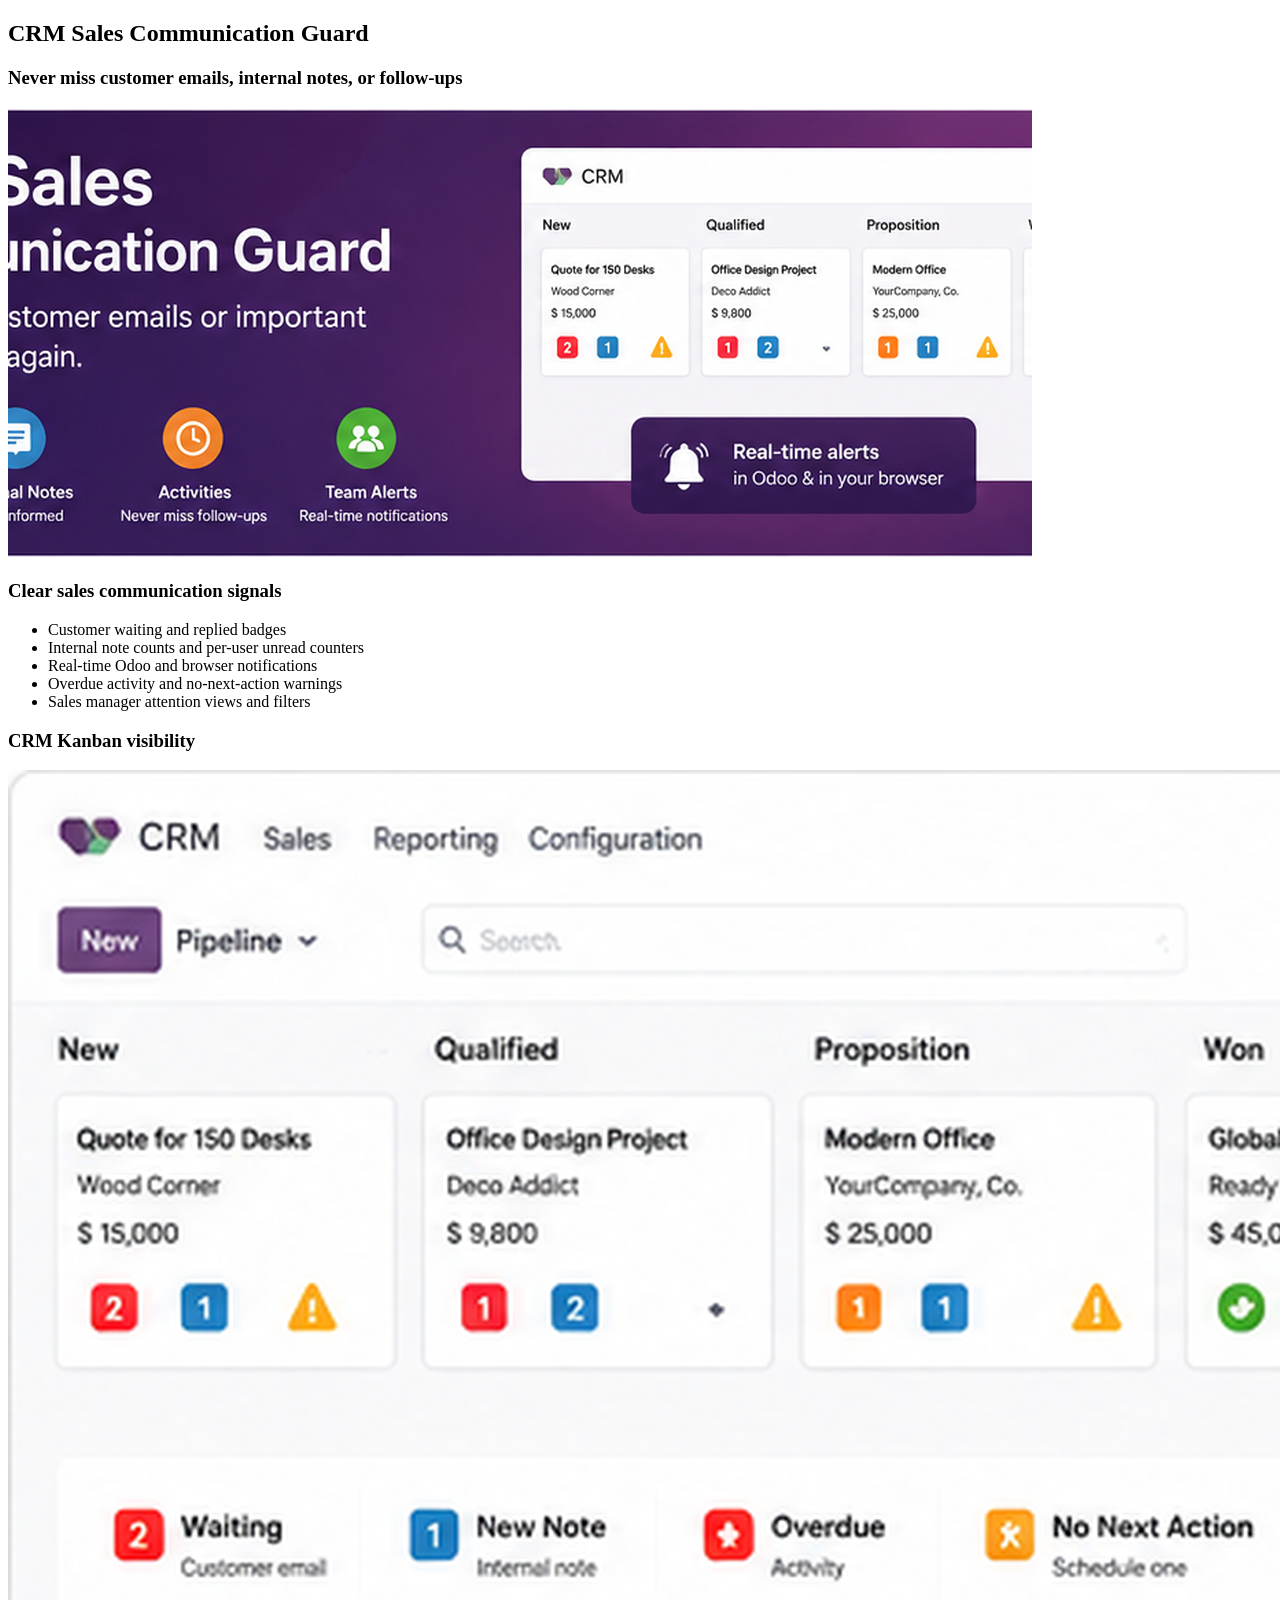
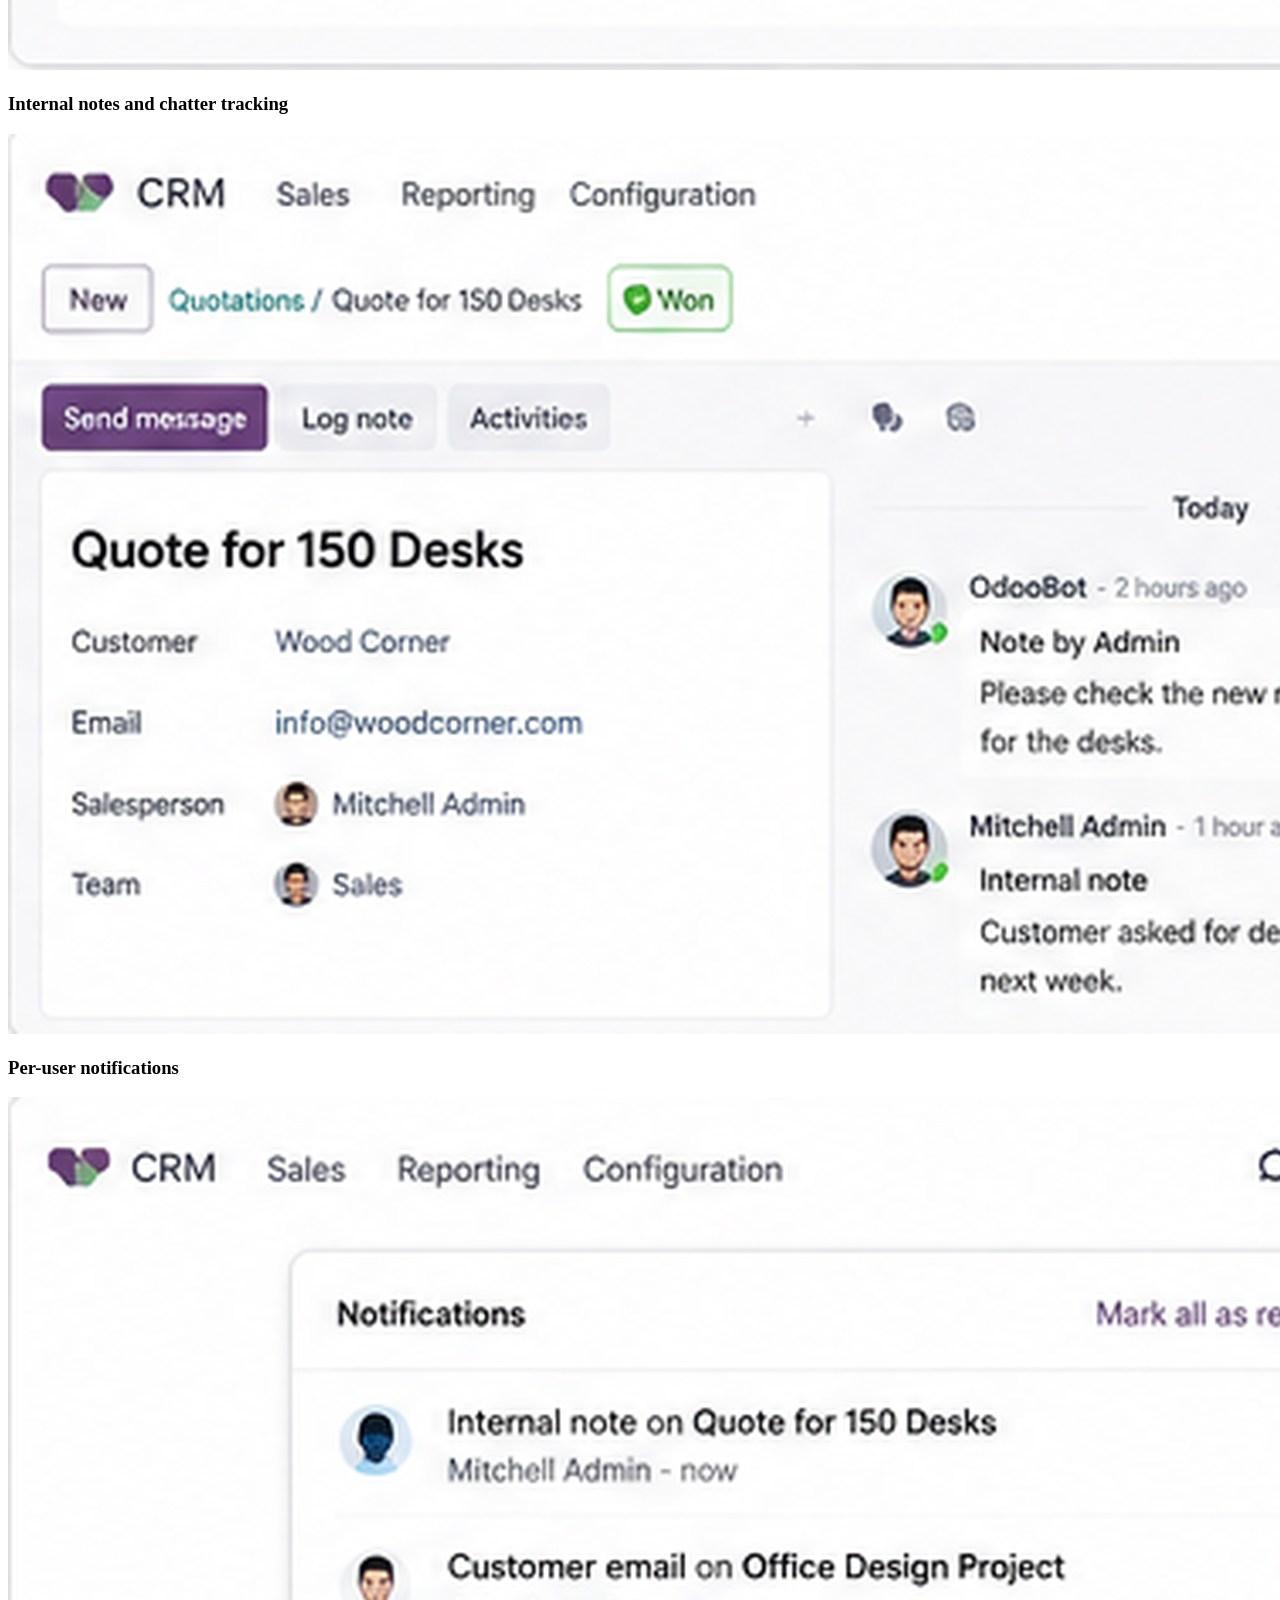
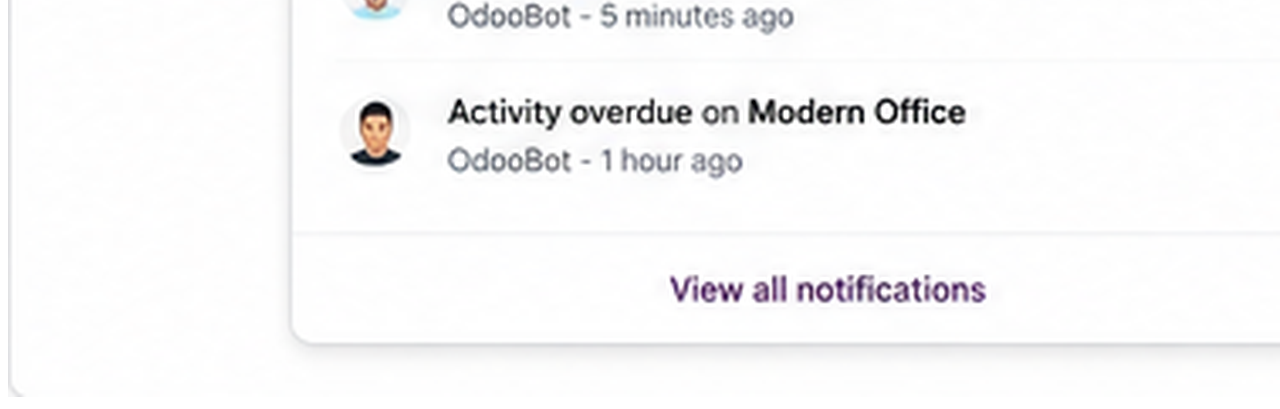
<file: crm_incoming_email_badge_17/static/description/index.html>
<!DOCTYPE html>
<html lang="en">
<head><meta charset="UTF-8"/><title>CRM Sales Communication Guard</title></head>
<body>
<section class="oe_container">
  <div class="oe_row oe_spaced">
    <h2 class="oe_slogan">CRM Sales Communication Guard</h2>
    <h3 class="oe_slogan">Never miss customer emails, internal notes, or follow-ups</h3>
    <div class="oe_demo oe_picture oe_screenshot">
      <img src="banner.png" alt="CRM Sales Communication Guard banner"/>
    </div>
  </div>
</section>
<section class="oe_container oe_dark">
  <div class="oe_row oe_spaced">
    <h3 class="oe_slogan">Clear sales communication signals</h3>
    <ul>
      <li>Customer waiting and replied badges</li>
      <li>Internal note counts and per-user unread counters</li>
      <li>Real-time Odoo and browser notifications</li>
      <li>Overdue activity and no-next-action warnings</li>
      <li>Sales manager attention views and filters</li>
    </ul>
  </div>
</section>
<section class="oe_container"><div class="oe_row oe_spaced"><h3 class="oe_slogan">CRM Kanban visibility</h3><img class="img img-fluid" src="screenshot1.png" alt="CRM kanban communication badges"/></div></section>
<section class="oe_container oe_dark"><div class="oe_row oe_spaced"><h3 class="oe_slogan">Internal notes and chatter tracking</h3><img class="img img-fluid" src="screenshot2.png" alt="CRM internal note tracking"/></div></section>
<section class="oe_container"><div class="oe_row oe_spaced"><h3 class="oe_slogan">Per-user notifications</h3><img class="img img-fluid" src="screenshot3.png" alt="CRM notification center"/></div></section>
</body>
</html>
</file>
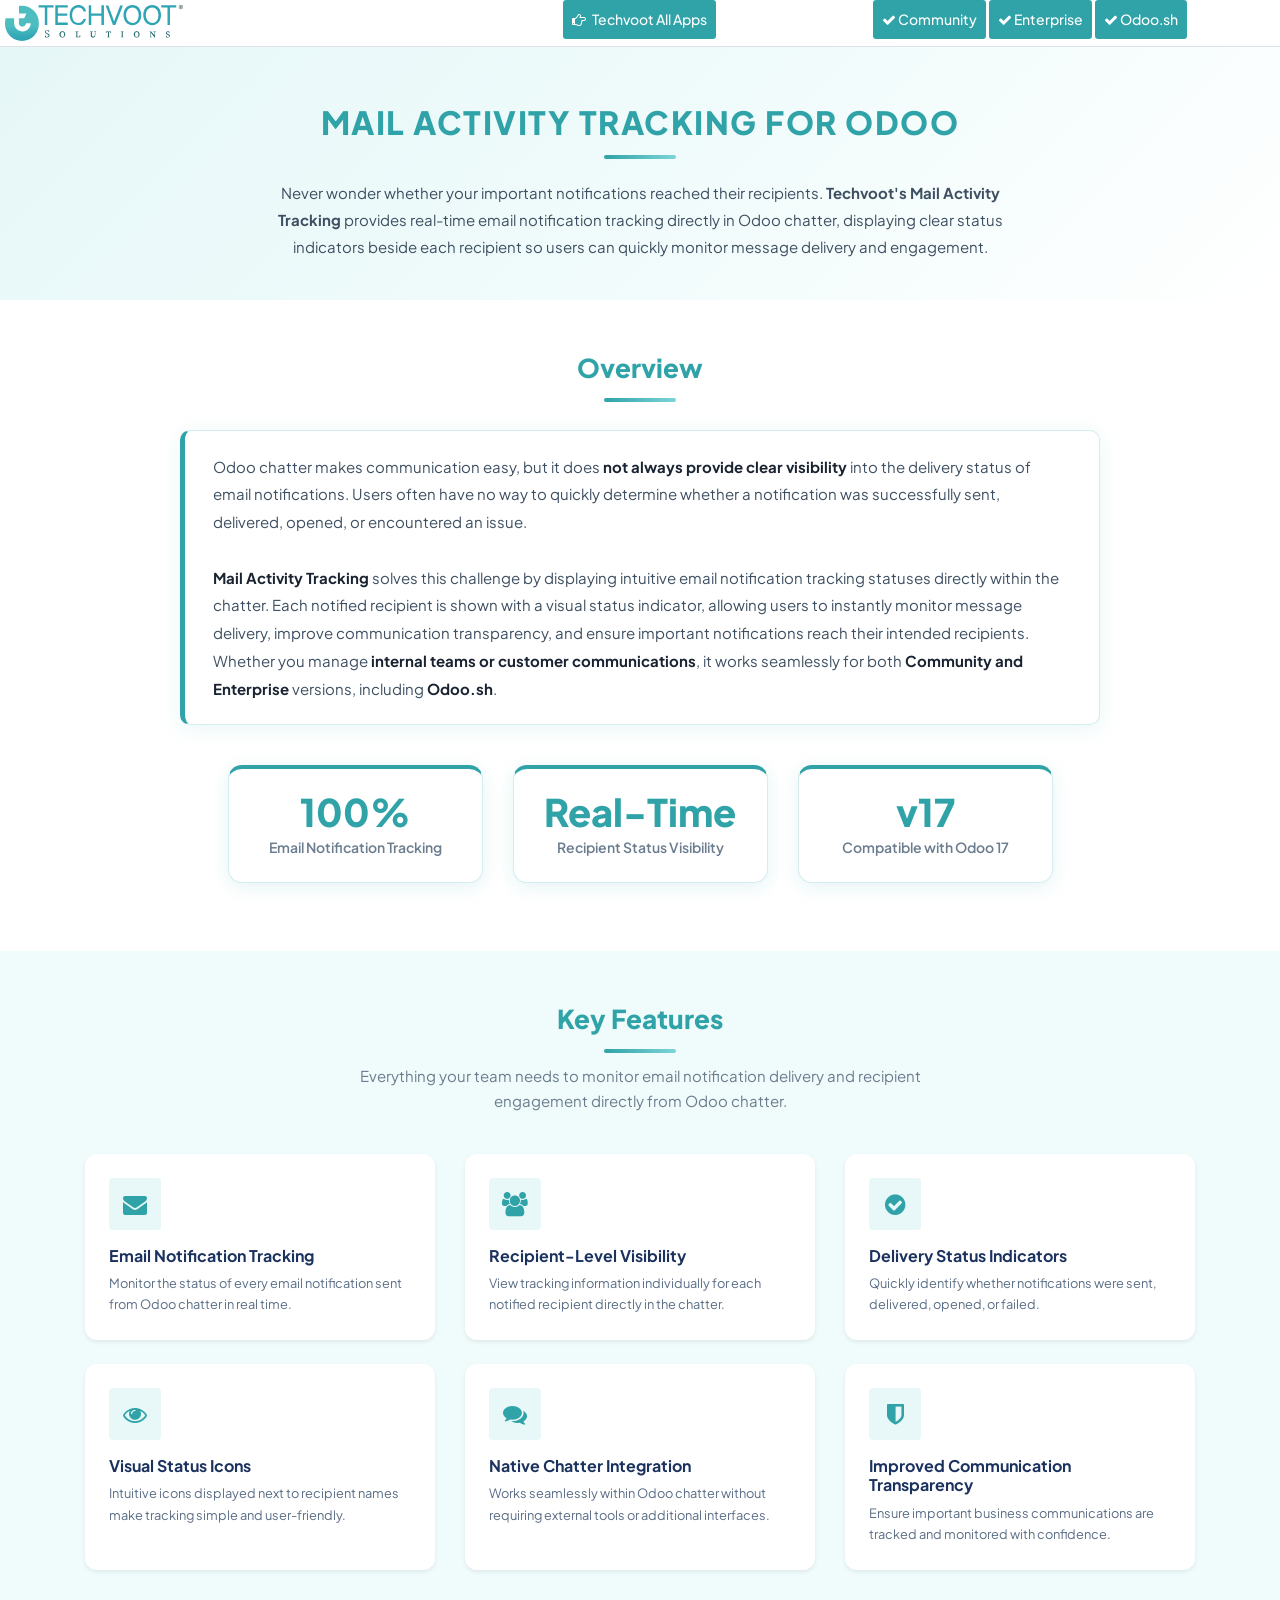
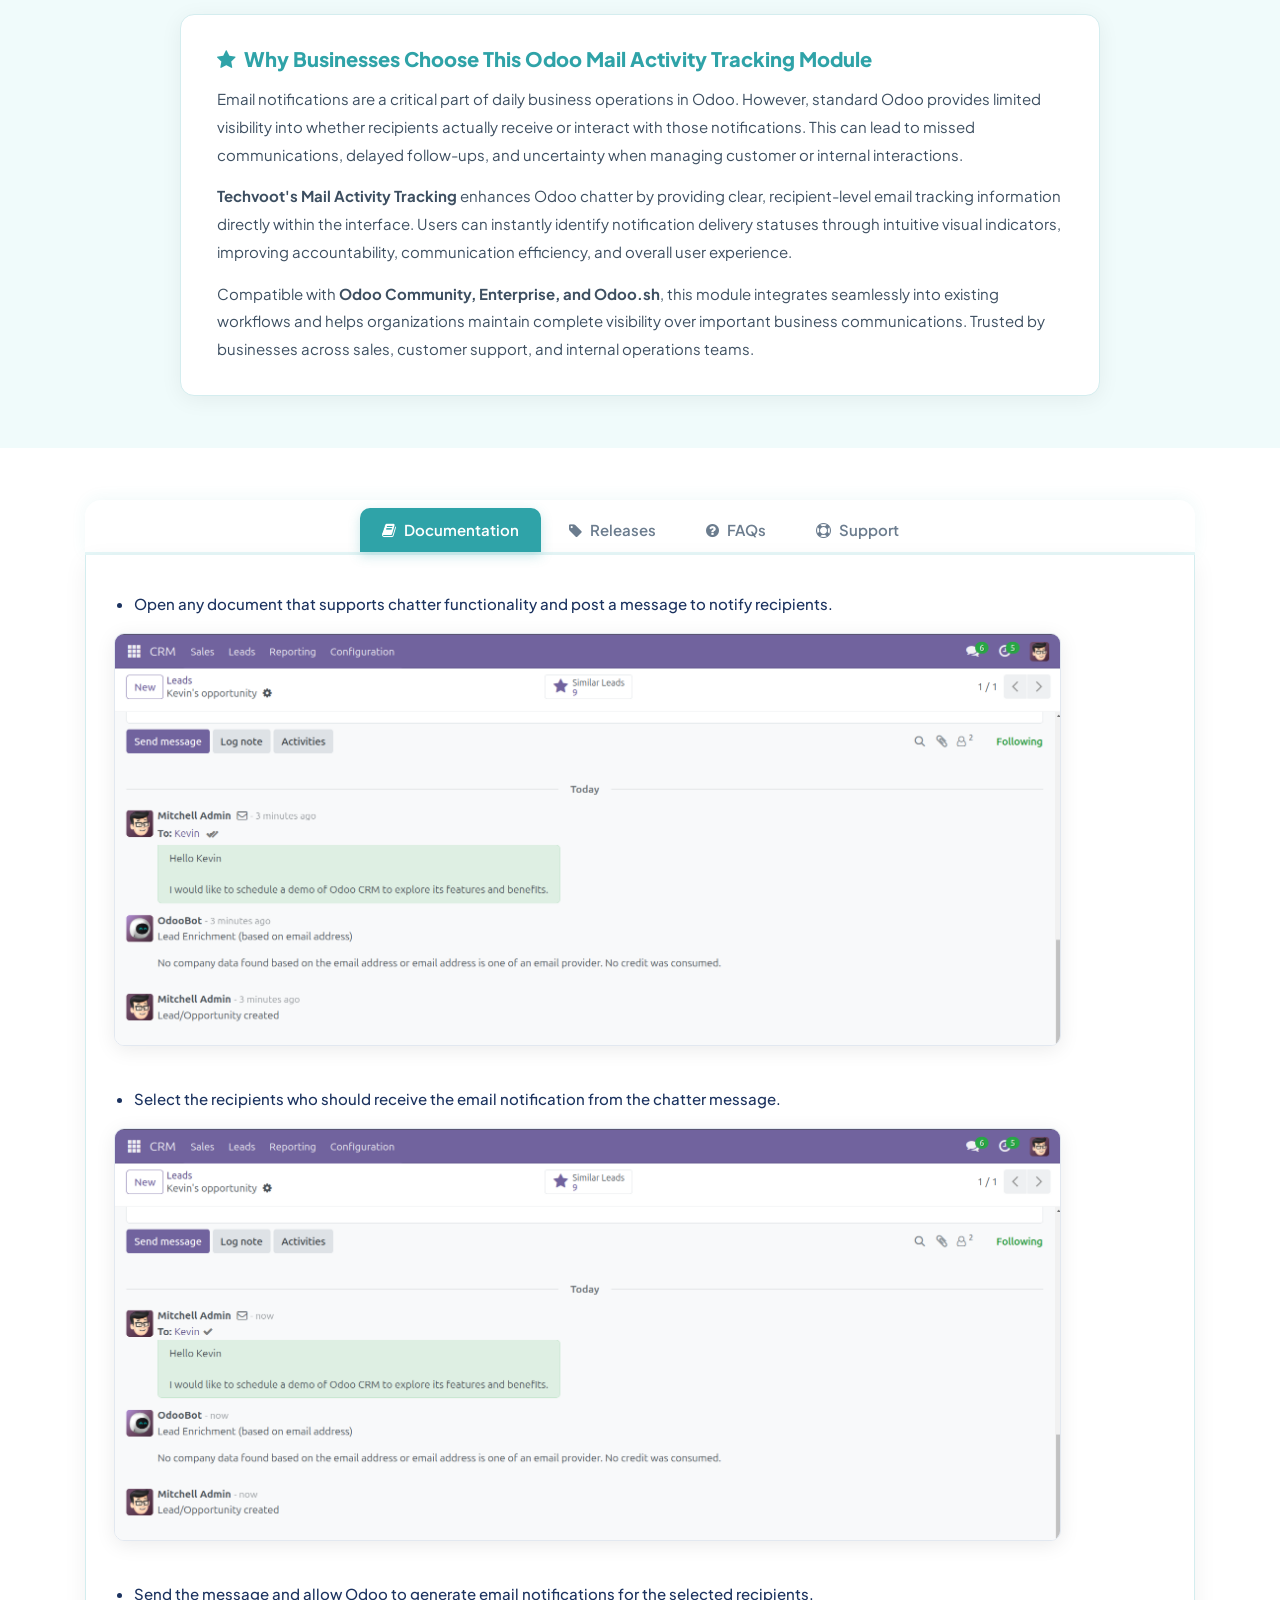
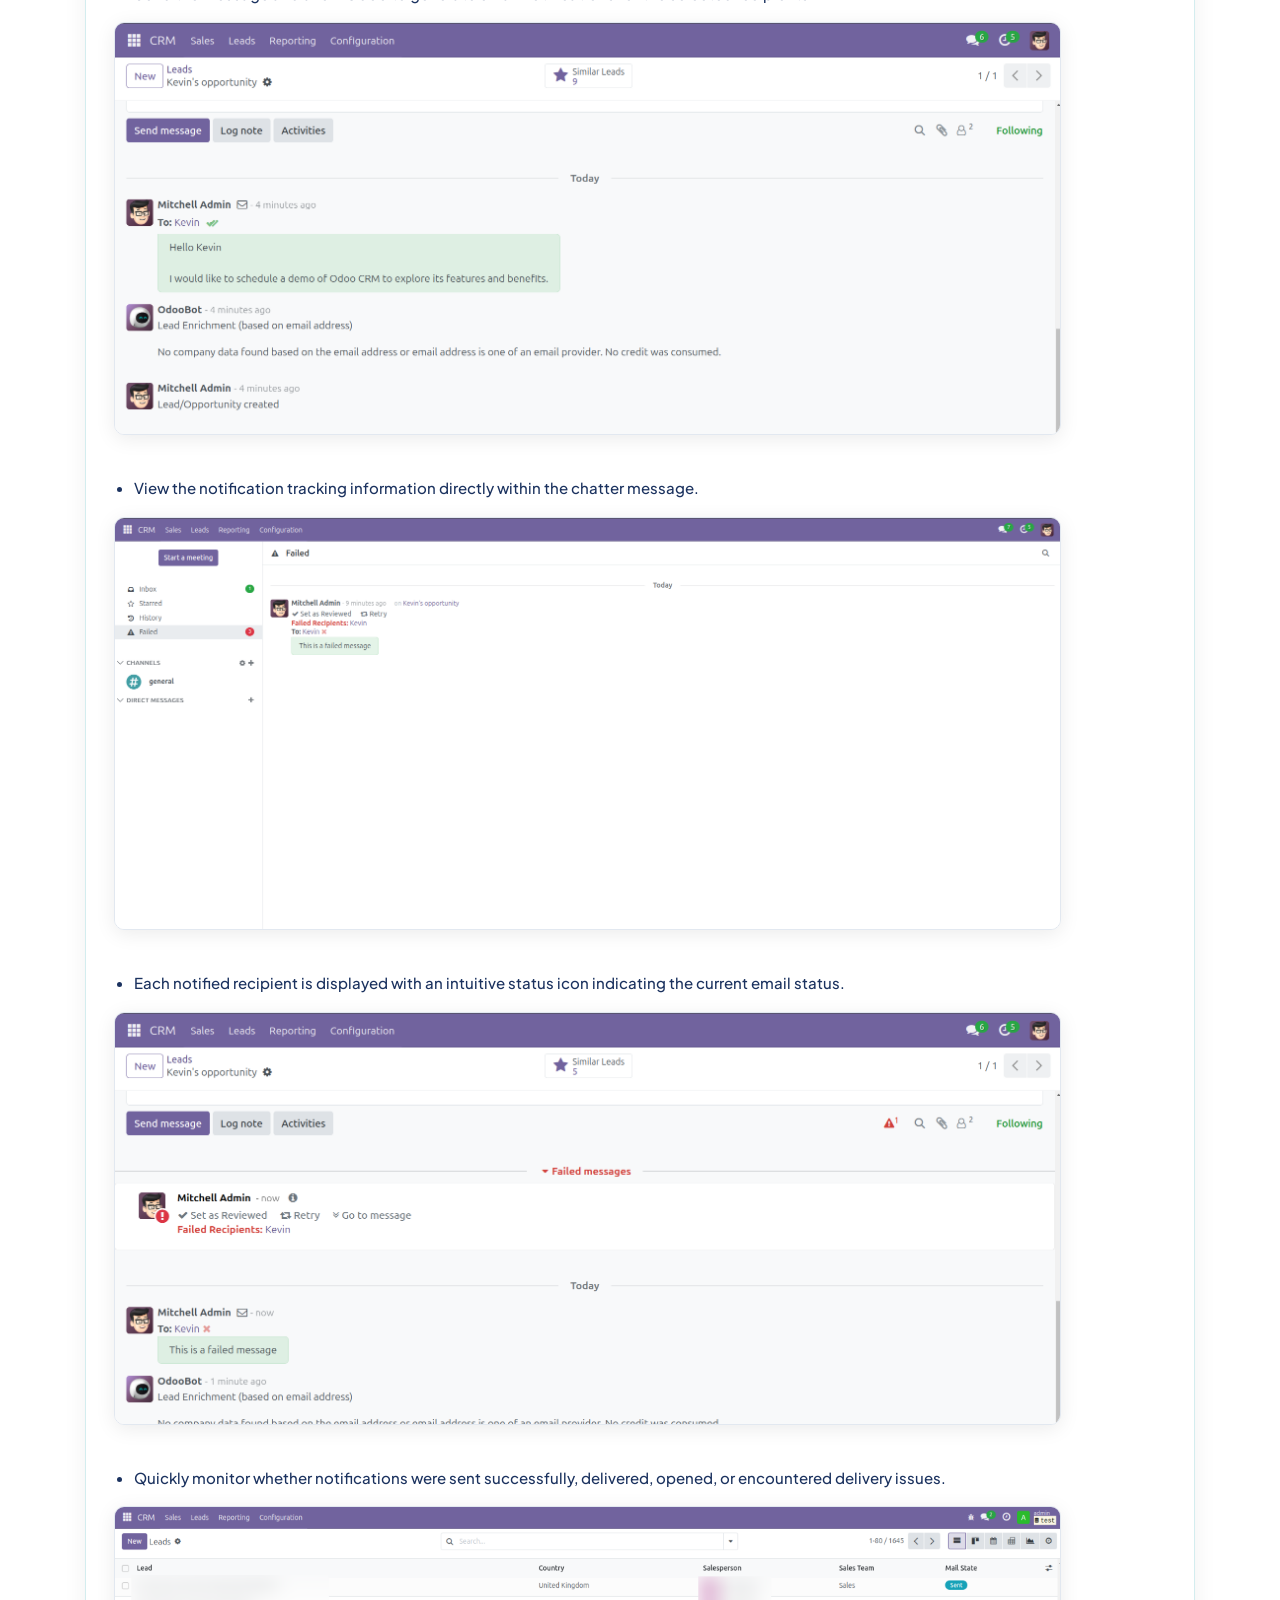
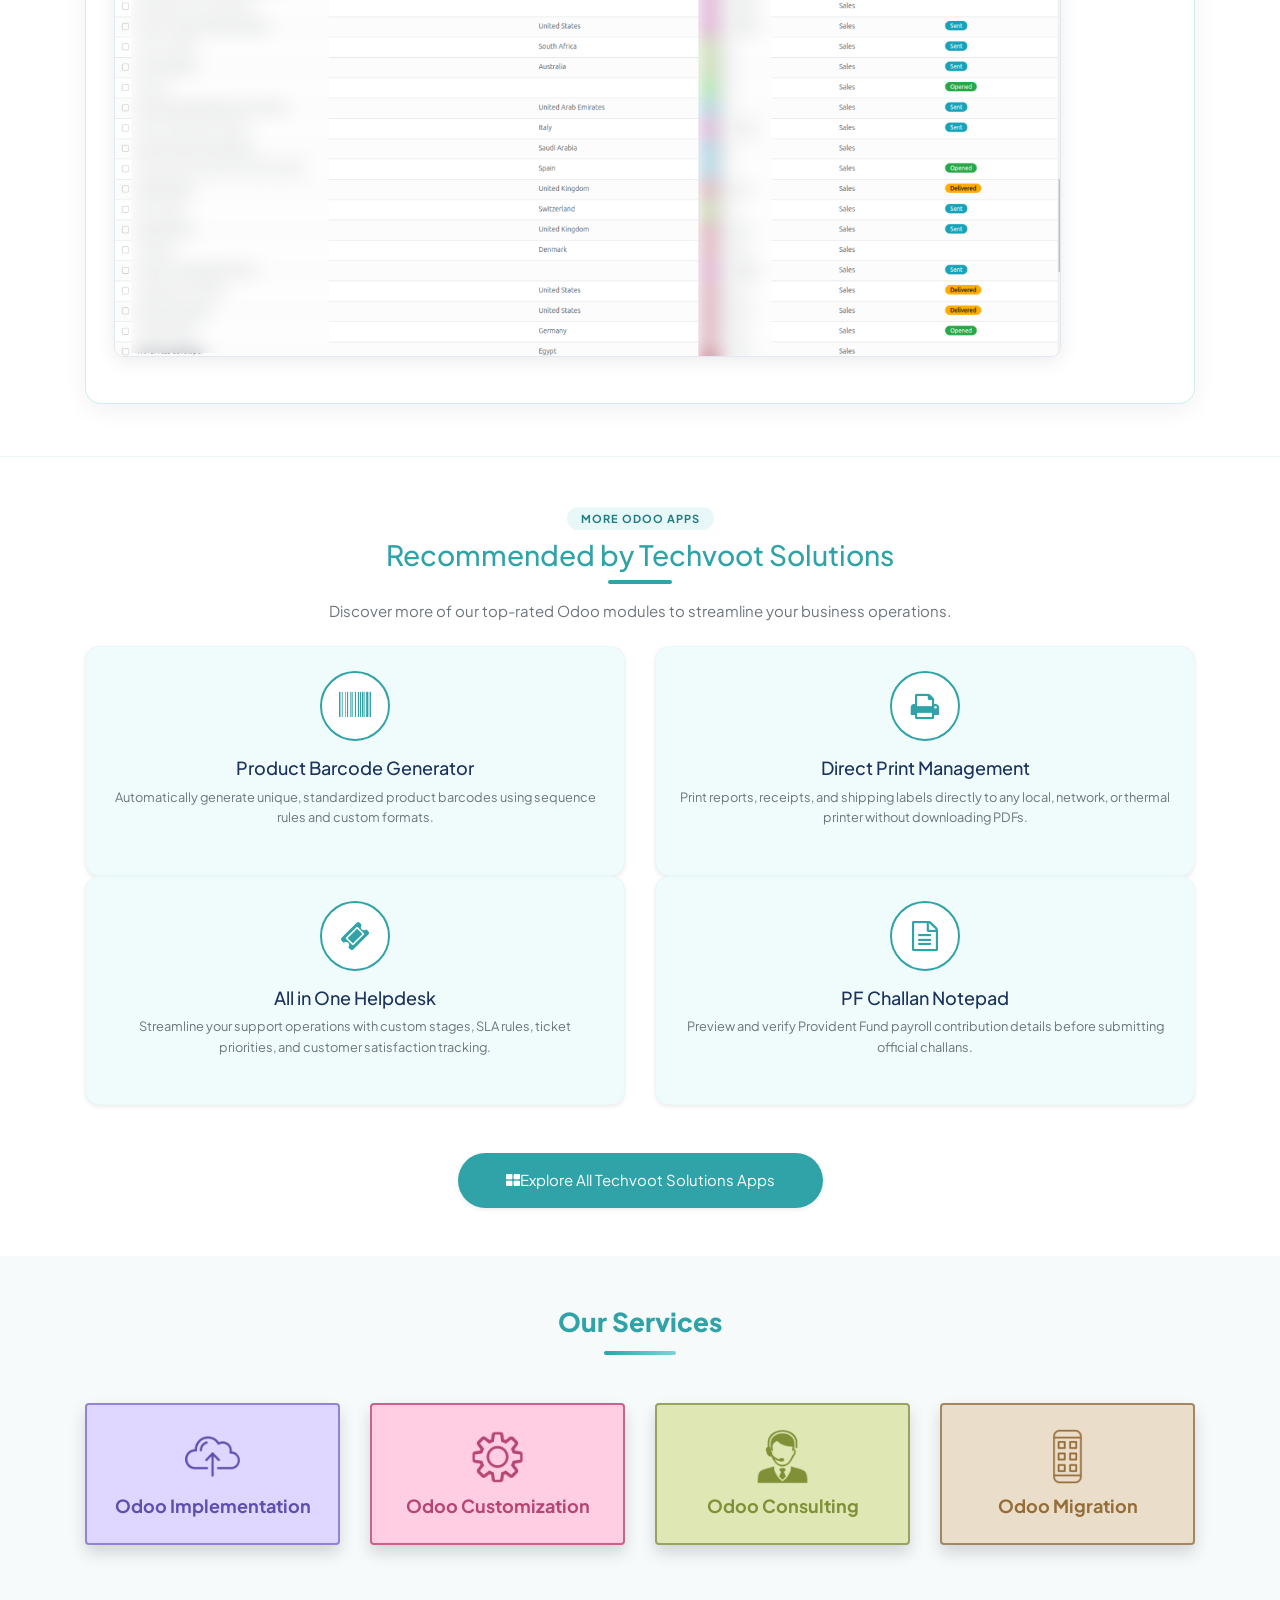
<file: mail_activity_tracking/static/description/index.html>
<!DOCTYPE html>
<html lang="en">

<head>
    <title>Mail Activity Tracking for Odoo | Email Notification Status in Chatter | Techvoot</title>
    <meta charset="UTF-8" />
    <meta name="viewport" content="width=device-width, initial-scale=1.0" />
    <meta name="description"
        content="Track email notification delivery status directly in Odoo chatter with Techvoot's Mail Activity Tracking. Monitor sent, delivered, opened, and failed statuses per recipient. Compatible with Odoo Community, Enterprise & Odoo.sh." />
    <meta name="keywords"
        content="Odoo mail activity tracking, Odoo email tracking, Odoo chatter email status, email notification tracking Odoo, Odoo mail tracking module, Techvoot Odoo apps" />
    <link rel="stylesheet" href="https://maxcdn.bootstrapcdn.com/bootstrap/4.5.0/css/bootstrap.min.css">
    <link rel="stylesheet" href="https://cdnjs.cloudflare.com/ajax/libs/font-awesome/4.7.0/css/font-awesome.min.css">
    <link href="https://fonts.googleapis.com/css2?family=Plus+Jakarta+Sans:wght@400;500;600;700;800&display=swap"
        rel="stylesheet">
    <script src="https://ajax.googleapis.com/ajax/libs/jquery/3.5.1/jquery.min.js"></script>
    <script src="https://cdnjs.cloudflare.com/ajax/libs/popper.js/1.16.0/umd/popper.min.js"></script>
    <script src="https://maxcdn.bootstrapcdn.com/bootstrap/4.5.0/js/bootstrap.min.js"></script>

    <style>
        .nav-pills .nav-link {
            color: #6b7c8e !important;
            background: transparent !important;
            border: none !important;
            transition: all 0.2s;
        }

        .nav-pills .nav-link:hover {
            background: #e6f7f8 !important;
            color: #2fa3a8 !important;
        }

        .nav-pills .nav-link.active {
            background-color: #2fa3a8 !important;
            color: #ffffff !important;
            box-shadow: 0 4px 12px rgba(47, 163, 168, 0.25) !important;
        }
    </style>
</head>

<body style="font-family: 'Plus Jakarta Sans', sans-serif; background: #f7fafa; color: #1a2332; margin: 0; padding: 0;">

    <div style="font-family: 'Plus Jakarta Sans', sans-serif; background: #f7fafa; color: #1a2332; width: 100%;">

        <!-- ══════════════════════════════════════════
         HEADER
    ══════════════════════════════════════════ -->
        <div class="bg-white shadow border-bottom border-2">
            <div class="row gy-3">
                <div class="col-md-4">
                    <a class="btn p-1" style="padding: 4px; display: inline-block;">
                        <img src="images/techvoot.svg" alt="techvoot-logo"
                            style="height:36px !important; width: auto !important; display: block;">
                    </a>
                </div>
                <div class="col-md-4">
                    <div class="text-center">
                        <a href="https://apps.odoo.com/apps/modules/browse?search=techvoot" target="_blank"
                            class="btn btn-sm mb-2 mb-lg-0 p-2"
                            style="font-size: 13px;font-size: 14px; font-weight: 500;background-color: #2fa3a8; color: #ffffff;"><i
                                class="fa fa-hand-o-right mr-1"></i> <span class="d-none d-sm-inline">Techvoot</span>
                            All Apps</a>
                    </div>
                </div>
                <div class="col-md-4 gap-2 hstack justify-content-end">
                    <!-- <span
                        style="display: inline-flex; align-items: center; gap: 5px; background: transparent; background-color: #2fa3a8; color: #ffffff; font-size: 13px; font-weight: 600; padding: 4px 12px; border-radius: 20px; margin-right: 4px;"><i
                            class="fa fa-check" style="margin-right: 4px;"></i> Community</span> -->
                    <span class="btn btn-sm p-2"
                        style="font-size: 13px;font-size: 14px; font-weight: 500;background-color: #2fa3a8; color: #ffffff;"><i
                            class="fa fa-check"></i> Community</span>
                    <span class="btn btn-sm p-2"
                        style="font-size: 13px;font-size: 14px; font-weight: 500;background-color: #2fa3a8; color: #ffffff;"><i
                            class="fa fa-check"></i> Enterprise</span>
                    <span class="btn btn-sm p-2"
                        style="font-size: 13px;font-size: 14px; font-weight: 500;background-color: #2fa3a8; color: #ffffff;"><i
                            class="fa fa-check"></i> Odoo.sh</span>
                </div>
            </div>
        </div>


        <!-- ══════════════════════════════════════════
         HERO
    ══════════════════════════════════════════ -->
        <div
            style="background: linear-gradient(135deg, #e6f7f8 0%, #f0fbfb 50%, #ffffff 100%); padding: 56px 24px 40px; text-align: center; position: relative;">
            <h1
                style="font-size: 32px; font-weight: 800; color: #2fa3a8; text-transform: uppercase; letter-spacing: 1.5px; margin: 0 0 8px 0;">
                Mail Activity Tracking for Odoo</h1>
            <span
                style="display: block; width: 72px; height: 4px; background: linear-gradient(90deg, #2fa3a8, #7dd4d7); border-radius: 4px; margin: 14px auto 0;"></span>
            <p style="font-size: 15px; color: #3d4f61; max-width: 740px; margin: 20px auto 0; line-height: 1.8;">
                Never wonder whether your important notifications reached their recipients.
                <b>Techvoot's Mail Activity Tracking</b> provides real-time email notification
                tracking directly in Odoo chatter, displaying clear status indicators beside
                each recipient so users can quickly monitor message delivery and engagement.
            </p>
        </div>


        <!-- ══════════════════════════════════════════
         PAIN → SOLUTION + STATS
    ══════════════════════════════════════════ -->
        <div style="padding: 52px 0; background: #ffffff;">
            <div class="container">
                <div class="text-center" style="margin-bottom: 28px;">
                    <h2 style="font-size: 26px; font-weight: 800; color: #2fa3a8; margin: 0 0 6px 0;">Overview</h2>
                    <span
                        style="display: block; width: 72px; height: 4px; background: linear-gradient(90deg, #2fa3a8, #7dd4d7); border-radius: 4px; margin: 14px auto 0;"></span>
                </div>
                <div class="row justify-content-center" style="margin-bottom: 40px;">
                    <div class="col-lg-10">
                        <div
                            style="background: #ffffff; border: 1px solid #d4edef; border-left: 5px solid #2fa3a8; border-radius: 10px; padding: 22px 28px; box-shadow: 0 4px 20px rgba(47,163,168,.10); font-size: 15px; color: #3d4f61; line-height: 1.85;">
                            Odoo chatter makes communication easy, but it does <b style="color: #1a2332;">not always
                                provide clear visibility</b>
                            into the delivery status of email notifications. Users often have no way to quickly
                            determine
                            whether a notification was successfully sent, delivered, opened, or encountered an issue.
                            <br><br>
                            <b style="color: #1a2332;">Mail Activity Tracking</b> solves this challenge by displaying
                            intuitive email notification
                            tracking statuses directly within the chatter. Each notified recipient is shown with a
                            visual
                            status indicator, allowing users to instantly monitor message delivery, improve
                            communication
                            transparency, and ensure important notifications reach their intended recipients. Whether
                            you
                            manage <b style="color: #1a2332;">internal teams or customer communications</b>, it works
                            seamlessly for both
                            <b style="color: #1a2332;">Community and Enterprise</b> versions, including <b
                                style="color: #1a2332;">Odoo.sh</b>.
                        </div>
                    </div>
                </div>

                <div class="row justify-content-center text-center">
                    <div class="col-lg-3 col-md-4 col-sm-6 col-12 mb-3">
                        <div
                            style="background: #ffffff; border: 1px solid #d4edef; border-top: 4px solid #2fa3a8; border-radius: 14px; padding: 24px 16px; text-align: center; box-shadow: 0 4px 18px rgba(47,163,168,.13);">
                            <div style="font-size: 38px; font-weight: 800; color: #2fa3a8; line-height: 1;">100%</div>
                            <div style="font-size: 14px; color: #6b7c8e; margin-top: 6px; font-weight: 600;">Email
                                Notification Tracking</div>
                        </div>
                    </div>
                    <div class="col-lg-3 col-md-4 col-sm-6 col-12 mb-3">
                        <div
                            style="background: #ffffff; border: 1px solid #d4edef; border-top: 4px solid #2fa3a8; border-radius: 14px; padding: 24px 16px; text-align: center; box-shadow: 0 4px 18px rgba(47,163,168,.13);">
                            <div style="font-size: 38px; font-weight: 800; color: #2fa3a8; line-height: 1;">Real-Time
                            </div>
                            <div style="font-size: 14px; color: #6b7c8e; margin-top: 6px; font-weight: 600;">Recipient
                                Status Visibility</div>
                        </div>
                    </div>
                    <div class="col-lg-3 col-md-4 col-sm-6 col-12 mb-3">
                        <div
                            style="background: #ffffff; border: 1px solid #d4edef; border-top: 4px solid #2fa3a8; border-radius: 14px; padding: 24px 16px; text-align: center; box-shadow: 0 4px 18px rgba(47,163,168,.13);">
                            <div style="font-size: 38px; font-weight: 800; color: #2fa3a8; line-height: 1;">v17</div>
                            <div style="font-size: 14px; color: #6b7c8e; margin-top: 6px; font-weight: 600;">Compatible
                                with Odoo 17</div>
                        </div>
                    </div>
                </div>
            </div>
        </div>


        <!-- ══════════════════════════════════════════
         KEY FEATURES
    ══════════════════════════════════════════ -->
        <div style="padding: 52px 0; background: #f0fbfb;">
            <div class="container">
                <div class="text-center" style="margin-bottom: 40px;">
                    <h2 style="font-size: 26px; font-weight: 800; color: #2fa3a8; margin: 0 0 6px 0;">Key Features</h2>
                    <span
                        style="display: block; width: 72px; height: 4px; background: linear-gradient(90deg, #2fa3a8, #7dd4d7); border-radius: 4px; margin: 14px auto 0;"></span>
                    <p
                        style="font-size: 15px; color: #6b7c8e; max-width: 640px; margin: 10px auto 0; line-height: 1.7;">
                        Everything your team needs to monitor email notification delivery and recipient engagement
                        directly from Odoo chatter.</p>
                </div>
                <div class="row">
                    <div class="col-lg-4 col-md-6 col-12 mb-4">
                        <div class="card h-100 shadow-sm border-0"
                            style="border-radius:12px; border-top:4px solid #2fa3a8; background:#ffffff;">
                            <div class="card-body p-4">
                                <div class="d-flex align-items-center justify-content-center mb-3 rounded"
                                    style="width:52px; height:52px; background-color:#e8f8f8; color:#2fa3a8; font-size:24px;">
                                    <i class="fa fa-envelope"></i>
                                </div>
                                <h3 class="h5 font-weight-bold mb-2"
                                    style="color:#1b325f; font-size:16px; font-weight:700;">Email Notification Tracking
                                </h3>
                                <p class="mb-0 small" style="color:#5a6d85; line-height:1.7;">Monitor the status of
                                    every email notification sent from Odoo chatter in real time.</p>
                            </div>
                        </div>
                    </div>
                    <div class="col-lg-4 col-md-6 col-12 mb-4">
                        <div class="card h-100 shadow-sm border-0"
                            style="border-radius:12px; border-top:4px solid #2fa3a8; background:#ffffff;">
                            <div class="card-body p-4">
                                <div class="d-flex align-items-center justify-content-center mb-3 rounded"
                                    style="width:52px; height:52px; background-color:#e8f8f8; color:#2fa3a8; font-size:24px;">
                                    <i class="fa fa-users"></i>
                                </div>
                                <h3 class="h5 font-weight-bold mb-2"
                                    style="color:#1b325f; font-size:16px; font-weight:700;">Recipient-Level Visibility
                                </h3>
                                <p class="mb-0 small" style="color:#5a6d85; line-height:1.7;">View tracking information
                                    individually for each notified recipient directly in the chatter.</p>
                            </div>
                        </div>
                    </div>
                    <div class="col-lg-4 col-md-6 col-12 mb-4">
                        <div class="card h-100 shadow-sm border-0"
                            style="border-radius:12px; border-top:4px solid #2fa3a8; background:#ffffff;">
                            <div class="card-body p-4">
                                <div class="d-flex align-items-center justify-content-center mb-3 rounded"
                                    style="width:52px; height:52px; background-color:#e8f8f8; color:#2fa3a8; font-size:24px;">
                                    <i class="fa fa-check-circle"></i>
                                </div>
                                <h3 class="h5 font-weight-bold mb-2"
                                    style="color:#1b325f; font-size:16px; font-weight:700;">Delivery Status Indicators
                                </h3>
                                <p class="mb-0 small" style="color:#5a6d85; line-height:1.7;">Quickly identify whether
                                    notifications were sent, delivered, opened, or failed.</p>
                            </div>
                        </div>
                    </div>
                    <div class="col-lg-4 col-md-6 col-12 mb-4">
                        <div class="card h-100 shadow-sm border-0"
                            style="border-radius:12px; border-top:4px solid #2fa3a8; background:#ffffff;">
                            <div class="card-body p-4">
                                <div class="d-flex align-items-center justify-content-center mb-3 rounded"
                                    style="width:52px; height:52px; background-color:#e8f8f8; color:#2fa3a8; font-size:24px;">
                                    <i class="fa fa-eye"></i>
                                </div>
                                <h3 class="h5 font-weight-bold mb-2"
                                    style="color:#1b325f; font-size:16px; font-weight:700;">Visual Status Icons</h3>
                                <p class="mb-0 small" style="color:#5a6d85; line-height:1.7;">Intuitive icons displayed
                                    next to recipient names make tracking simple and user-friendly.</p>
                            </div>
                        </div>
                    </div>
                    <div class="col-lg-4 col-md-6 col-12 mb-4">
                        <div class="card h-100 shadow-sm border-0"
                            style="border-radius:12px; border-top:4px solid #2fa3a8; background:#ffffff;">
                            <div class="card-body p-4">
                                <div class="d-flex align-items-center justify-content-center mb-3 rounded"
                                    style="width:52px; height:52px; background-color:#e8f8f8; color:#2fa3a8; font-size:24px;">
                                    <i class="fa fa-comments"></i>
                                </div>
                                <h3 class="h5 font-weight-bold mb-2"
                                    style="color:#1b325f; font-size:16px; font-weight:700;">Native Chatter Integration
                                </h3>
                                <p class="mb-0 small" style="color:#5a6d85; line-height:1.7;">Works seamlessly within
                                    Odoo chatter without requiring external tools or additional interfaces.</p>
                            </div>
                        </div>
                    </div>
                    <div class="col-lg-4 col-md-6 col-12 mb-4">
                        <div class="card h-100 shadow-sm border-0"
                            style="border-radius:12px; border-top:4px solid #2fa3a8; background:#ffffff;">
                            <div class="card-body p-4">
                                <div class="d-flex align-items-center justify-content-center mb-3 rounded"
                                    style="width:52px; height:52px; background-color:#e8f8f8; color:#2fa3a8; font-size:24px;">
                                    <i class="fa fa-shield"></i>
                                </div>
                                <h3 class="h5 font-weight-bold mb-2"
                                    style="color:#1b325f; font-size:16px; font-weight:700;">Improved Communication
                                    Transparency</h3>
                                <p class="mb-0 small" style="color:#5a6d85; line-height:1.7;">Ensure important business
                                    communications are tracked and monitored with confidence.</p>
                            </div>
                        </div>
                    </div>
                </div>

                <!-- Why choose block -->
                <div class="row justify-content-center" style="margin-top: 20px;">
                    <div class="col-lg-10">
                        <div
                            style="background: #ffffff; border: 1px solid #d4edef; border-radius: 14px; padding: 32px 36px; box-shadow: 0 4px 22px rgba(0,0,0,.06);">
                            <h3
                                style="font-size: 20px; font-weight: 800; color: #2fa3a8; margin-top: 0; margin-bottom: 14px;">
                                <i class="fa fa-star" style="margin-right: 8px;"></i>Why Businesses Choose This Odoo
                                Mail Activity Tracking Module
                            </h3>
                            <p style="font-size: 15px; color: #3d4f61; line-height: 1.85; margin-bottom: 14px;">Email
                                notifications are a critical part of daily business operations in Odoo. However,
                                standard Odoo provides limited visibility into whether recipients actually receive or
                                interact with those notifications. This can lead to missed communications, delayed
                                follow-ups, and uncertainty when managing customer or internal interactions.
                            </p>
                            <p style="font-size: 15px; color: #3d4f61; line-height: 1.85; margin-bottom: 14px;">
                                <b>Techvoot's Mail Activity Tracking</b> enhances Odoo chatter by providing clear,
                                recipient-level email tracking information directly within the interface. Users can
                                instantly identify notification delivery statuses through intuitive visual indicators,
                                improving accountability, communication efficiency, and overall user experience.
                            </p>
                            <p style="font-size: 15px; color: #3d4f61; line-height: 1.85; margin-bottom: 0;">Compatible
                                with <b>Odoo Community, Enterprise, and Odoo.sh</b>, this module integrates
                                seamlessly into existing workflows and helps organizations maintain complete visibility
                                over important business communications. Trusted by businesses across sales, customer
                                support, and internal operations teams.</p>
                        </div>
                    </div>
                </div>
            </div>
        </div>


        <!-- ══════════════════════════════════════════
         TABS
    ══════════════════════════════════════════ -->
        <div style="padding: 52px 0; background: #ffffff;">
            <div class="container">
                <!-- Tab Nav -->
                <div
                    style="background: #ffffff; border-radius: 16px 16px 0 0; padding: 8px 12px 0; box-shadow: 0 -2px 16px rgba(47,163,168,.07); display: flex; flex-wrap: wrap; justify-content: center; border-bottom: 3px solid #e6f7f8;">
                    <ul class="nav nav-pills justify-content-center" role="tablist"
                        style="border-bottom: none; display: flex; flex-wrap: wrap; justify-content: center; width: 100%; gap: 6px; margin: 0; padding: 0; list-style: none;">
                        <li style="margin: 0;">
                            <a class="nav-link active" data-toggle="tab" data-bs-toggle="tab" href="#tab-docs"
                                role="tab"
                                style="font-family: 'Plus Jakarta Sans', sans-serif; font-size: 15px; font-weight: 600; padding: 11px 22px; border-radius: 10px 10px 0 0; cursor: pointer; text-decoration: none; display: block; border: none; text-align: center;">
                                <i class="fa fa-book" style="margin-right: 5px;"></i> Documentation
                            </a>
                        </li>
                        <li style="margin: 0;">
                            <a class="nav-link" data-toggle="tab" data-bs-toggle="tab" href="#tab-release" role="tab"
                                style="font-family: 'Plus Jakarta Sans', sans-serif; font-size: 15px; font-weight: 600; padding: 11px 22px; border-radius: 10px 10px 0 0; cursor: pointer; text-decoration: none; display: block; border: none; text-align: center;">
                                <i class="fa fa-tag" style="margin-right: 5px;"></i> Releases
                            </a>
                        </li>
                        <li style="margin: 0;">
                            <a class="nav-link" data-toggle="tab" data-bs-toggle="tab" href="#tab-faq" role="tab"
                                style="font-family: 'Plus Jakarta Sans', sans-serif; font-size: 15px; font-weight: 600; padding: 11px 22px; border-radius: 10px 10px 0 0; cursor: pointer; text-decoration: none; display: block; border: none; text-align: center;">
                                <i class="fa fa-question-circle" style="margin-right: 5px;"></i> FAQs
                            </a>
                        </li>
                        <li style="margin: 0;">
                            <a class="nav-link" data-toggle="tab" data-bs-toggle="tab" href="#tab-support" role="tab"
                                style="font-family: 'Plus Jakarta Sans', sans-serif; font-size: 15px; font-weight: 600; padding: 11px 22px; border-radius: 10px 10px 0 0; cursor: pointer; text-decoration: none; display: block; border: none; text-align: center;">
                                <i class="fa fa-life-ring" style="margin-right: 5px;"></i> Support
                            </a>
                        </li>
                    </ul>
                </div>

                <!-- Tab Content -->
                <div class="tab-content"
                    style="background: #ffffff; border-radius: 0 0 16px 16px; box-shadow: 0 6px 24px rgba(0,0,0,0.06); padding: 36px 28px; border: 1px solid #d4edef; border-top: none;">
                    <div id="tab-docs" class="tab-pane active show" role="tabpanel">
                        <!-- Step 1 -->
                        <div style="display: block; flex-direction: column; align-items: center; margin-bottom: 40px;">
                            <div style="width: 100%; max-width: 90%; text-align: left; margin-bottom: 16px;">
                                <ul
                                    style="list-style-type: disc; padding-left: 20px; margin: 0; color: #1b325f; font-size: 15px; font-weight: 500; line-height: 1.7;">
                                    <li>Open any document that supports chatter functionality and post a message to
                                        notify recipients.</li>
                                </ul>
                            </div>
                            <img src="s01.png" alt="Post Message in Chatter"
                                style="width: 100%; max-width: 90%; border-radius: 10px; border: 1px solid #e2e8f0; box-shadow: 0 4px 20px rgba(0,0,0,0.08);" />
                        </div>

                        <!-- Step 2 -->
                        <div style="display: block; flex-direction: column; align-items: center; margin-bottom: 40px;">
                            <div style="width: 100%; max-width: 90%; text-align: left; margin-bottom: 16px;">
                                <ul
                                    style="list-style-type: disc; padding-left: 20px; margin: 0; color: #1b325f; font-size: 15px; font-weight: 500; line-height: 1.7;">
                                    <li>Select the recipients who should receive the email notification from the chatter
                                        message.</li>
                                </ul>
                            </div>
                            <img src="s02.png" alt="Select Email Recipients"
                                style="width: 100%; max-width: 90%; border-radius: 10px; border: 1px solid #e2e8f0; box-shadow: 0 4px 20px rgba(0,0,0,0.08);" />
                        </div>

                        <!-- Step 3 -->
                        <div style="display: block; flex-direction: column; align-items: center; margin-bottom: 40px;">
                            <div style="width: 100%; max-width: 90%; text-align: left; margin-bottom: 16px;">
                                <ul
                                    style="list-style-type: disc; padding-left: 20px; margin: 0; color: #1b325f; font-size: 15px; font-weight: 500; line-height: 1.7;">
                                    <li>Send the message and allow Odoo to generate email notifications for the selected
                                        recipients.</li>
                                </ul>
                            </div>
                            <img src="s03.png" alt="Send Chatter Message"
                                style="width: 100%; max-width: 90%; border-radius: 10px; border: 1px solid #e2e8f0; box-shadow: 0 4px 20px rgba(0,0,0,0.08);" />
                        </div>

                        <!-- Step 4 -->
                        <div style="display: block; flex-direction: column; align-items: center; margin-bottom: 40px;">
                            <div style="width: 100%; max-width: 90%; text-align: left; margin-bottom: 16px;">
                                <ul
                                    style="list-style-type: disc; padding-left: 20px; margin: 0; color: #1b325f; font-size: 15px; font-weight: 500; line-height: 1.7;">
                                    <li>View the notification tracking information directly within the chatter message.
                                    </li>
                                </ul>
                            </div>
                            <img src="s04.png" alt="View Notification Tracking"
                                style="width: 100%; max-width: 90%; border-radius: 10px; border: 1px solid #e2e8f0; box-shadow: 0 4px 20px rgba(0,0,0,0.08);" />
                        </div>

                        <!-- Step 5 -->
                        <div style="display: block; flex-direction: column; align-items: center; margin-bottom: 40px;">
                            <div style="width: 100%; max-width: 90%; text-align: left; margin-bottom: 16px;">
                                <ul
                                    style="list-style-type: disc; padding-left: 20px; margin: 0; color: #1b325f; font-size: 15px; font-weight: 500; line-height: 1.7;">
                                    <li>Each notified recipient is displayed with an intuitive status icon indicating
                                        the current email status.</li>
                                </ul>
                            </div>
                            <img src="s05.png" alt="Recipient Status Icons"
                                style="width: 100%; max-width: 90%; border-radius: 10px; border: 1px solid #e2e8f0; box-shadow: 0 4px 20px rgba(0,0,0,0.08);" />
                        </div>

                        <!-- Step 6 -->
                        <div style="display: block; flex-direction: column; align-items: center; margin-bottom: 10px;">
                            <div style="width: 100%; max-width: 90%; text-align: left; margin-bottom: 16px;">
                                <ul
                                    style="list-style-type: disc; padding-left: 20px; margin: 0; color: #1b325f; font-size: 15px; font-weight: 500; line-height: 1.7;">
                                    <li>Quickly monitor whether notifications were sent successfully, delivered, opened,
                                        or encountered delivery issues.</li>
                                </ul>
                            </div>
                            <img src="s06.png" alt="Monitor Delivery Status"
                                style="width: 100%; max-width: 90%; border-radius: 10px; border: 1px solid #e2e8f0; box-shadow: 0 4px 20px rgba(0,0,0,0.08);" />
                        </div>
                    </div>

                    <!-- ── RELEASES ── -->
                    <div id="tab-release" class="tab-pane fade" role="tabpanel" style="padding: 10px 0;">
                        <div
                            style="background: #f0fbfb; border-left: 5px solid #2fa3a8; border-radius: 10px; padding: 20px 24px;">
                            <div
                                style="font-size: 15px; font-weight: 700; color: #1a2332; display: flex; align-items: center; gap: 10px; flex-wrap: wrap;">
                                <i class="fa fa-code-fork"
                                    style="color: #2fa3a8; font-size: 18px; margin-right: 8px;"></i>
                                <span>Version 17.0.1.0</span>
                                <span style="color: #aaa; margin: 0 5px;">|</span>
                                <span style="color: #2fa3a8;">Released on: 09<sup>th</sup> December 2024</span>
                            </div>
                            <div style="padding-top: 14px; display: flex; align-items: center; gap: 10px;">
                                <span
                                    style="background: #2fa3a8; color: #ffffff; font-size: 9px; font-weight: 800; text-transform: uppercase; letter-spacing: 1px; padding: 4px 12px; border-radius: 4px; margin-right: 10px;">Initial</span>
                                <span style="font-size: 15px; color: #3d4f61;">Initial Release.</span>
                            </div>
                        </div>
                    </div>

                    <!-- ── FAQs ── -->
                    <div id="tab-faq" class="tab-pane fade" role="tabpanel" style="padding: 10px 0;">
                        <div
                            style="background: #f0fbfb; border-radius: 10px; margin-bottom: 12px; overflow: hidden; border: 1px solid #d4edef; padding: 16px 20px;">
                            <div
                                style="font-size: 15px; font-weight: 700; color: #1a2332; margin-bottom: 8px; display: flex; align-items: center;">
                                <i class="fa fa-chevron-right"
                                    style="color: #2fa3a8; font-size: 16px; margin-right: 10px;"></i>
                                Is This App Compatible With Odoo Community?
                            </div>
                            <div style="padding-left: 26px; font-size: 15px; color: #3d4f61; line-height: 1.7;">
                                Yes, this app works perfectly with Odoo Community.
                            </div>
                        </div>
                        <div
                            style="background: #f0fbfb; border-radius: 10px; margin-bottom: 12px; overflow: hidden; border: 1px solid #d4edef; padding: 16px 20px;">
                            <div
                                style="font-size: 15px; font-weight: 700; color: #1a2332; margin-bottom: 8px; display: flex; align-items: center;">
                                <i class="fa fa-chevron-right"
                                    style="color: #2fa3a8; font-size: 16px; margin-right: 10px;"></i>
                                Is This App Compatible With Odoo Enterprise?
                            </div>
                            <div style="padding-left: 26px; font-size: 15px; color: #3d4f61; line-height: 1.7;">
                                Yes, this app works perfectly with Odoo Enterprise.
                            </div>
                        </div>
                        <div
                            style="background: #f0fbfb; border-radius: 10px; margin-bottom: 12px; overflow: hidden; border: 1px solid #d4edef; padding: 16px 20px;">
                            <div
                                style="font-size: 15px; font-weight: 700; color: #1a2332; margin-bottom: 8px; display: flex; align-items: center;">
                                <i class="fa fa-chevron-right"
                                    style="color: #2fa3a8; font-size: 16px; margin-right: 10px;"></i>
                                What Does Mail Activity Tracking Do?
                            </div>
                            <div style="padding-left: 26px; font-size: 15px; color: #3d4f61; line-height: 1.7;">
                                This module displays email notification tracking information directly in Odoo chatter,
                                helping users monitor notification delivery and recipient status.
                            </div>
                        </div>
                        <div
                            style="background: #f0fbfb; border-radius: 10px; margin-bottom: 12px; overflow: hidden; border: 1px solid #d4edef; padding: 16px 20px;">
                            <div
                                style="font-size: 15px; font-weight: 700; color: #1a2332; margin-bottom: 8px; display: flex; align-items: center;">
                                <i class="fa fa-chevron-right"
                                    style="color: #2fa3a8; font-size: 16px; margin-right: 10px;"></i>
                                Where Can I View Email Notification Statuses?
                            </div>
                            <div style="padding-left: 26px; font-size: 15px; color: #3d4f61; line-height: 1.7;">
                                Notification statuses are displayed directly within the chatter alongside the recipients
                                of each message.
                            </div>
                        </div>
                        <div
                            style="background: #f0fbfb; border-radius: 10px; margin-bottom: 12px; overflow: hidden; border: 1px solid #d4edef; padding: 16px 20px;">
                            <div
                                style="font-size: 15px; font-weight: 700; color: #1a2332; margin-bottom: 8px; display: flex; align-items: center;">
                                <i class="fa fa-chevron-right"
                                    style="color: #2fa3a8; font-size: 16px; margin-right: 10px;"></i>
                                What Types Of Statuses Can Be Tracked?
                            </div>
                            <div style="padding-left: 26px; font-size: 15px; color: #3d4f61; line-height: 1.7;">
                                The module helps users identify notification delivery statuses such as sent, delivered,
                                opened, and other available tracking states supported by Odoo.
                            </div>
                        </div>
                        <div
                            style="background: #f0fbfb; border-radius: 10px; margin-bottom: 12px; overflow: hidden; border: 1px solid #d4edef; padding: 16px 20px;">
                            <div
                                style="font-size: 15px; font-weight: 700; color: #1a2332; margin-bottom: 8px; display: flex; align-items: center;">
                                <i class="fa fa-chevron-right"
                                    style="color: #2fa3a8; font-size: 16px; margin-right: 10px;"></i>
                                Does This Module Require Additional Configuration?
                            </div>
                            <div style="padding-left: 26px; font-size: 15px; color: #3d4f61; line-height: 1.7;">
                                No. After installation, the tracking information becomes available directly within Odoo
                                chatter.
                            </div>
                        </div>
                        <div
                            style="background: #f0fbfb; border-radius: 10px; margin-bottom: 12px; overflow: hidden; border: 1px solid #d4edef; padding: 16px 20px;">
                            <div
                                style="font-size: 15px; font-weight: 700; color: #1a2332; margin-bottom: 8px; display: flex; align-items: center;">
                                <i class="fa fa-chevron-right"
                                    style="color: #2fa3a8; font-size: 16px; margin-right: 10px;"></i>
                                I Want Some Customization In This App. How Can I Request It?
                            </div>
                            <div style="padding-left: 26px; font-size: 15px; color: #3d4f61; line-height: 1.7;">
                                Please contact us at <a href="mailto:hello@techvoot.com"
                                    style="color: #2fa3a8; font-weight: 600; text-decoration: none;">hello@techvoot.com</a>
                                to request customization.
                            </div>
                        </div>
                    </div>

                    <!-- ── SUPPORT ── -->
                    <div id="tab-support" class="tab-pane fade" role="tabpanel" style="padding: 10px 0;">
                        <div class="text-center mb-4 pb-3 border-bottom" style="border-color:#e8f8f8 !important;">
                            <h2 class="fw-bold h3 mb-1" style="color:#1f7d82; font-weight:700;">Support &amp; Contact
                            </h2>
                            <p class="mb-0 small text-muted">Our team is ready to help with installation, configuration,
                                and deployment</p>
                        </div>
                        <div class="row g-4 justify-content-center">
                            <div class="col-lg-5 col-md-6 col-12 mb-3">
                                <div class="card h-100 shadow-sm text-center p-4 border-2"
                                    style="border-color:#2fa3a8; border-radius:14px; border: 2px solid #2fa3a8; background:#ffffff;">
                                    <div class="display-4 mb-3" style="color:#2fa3a8; font-size:40px;">&#9993;</div>
                                    <h4 class="fw-bold mb-2" style="color:#1a2332; font-weight:700;">Email Support</h4>
                                    <p class="text-muted small mb-4" style="color:#6b7c8e; line-height:1.6;">Reach our
                                        technical team for installation help, configuration guidance, or customization
                                        requests. We respond within 24 hours.</p>
                                    <a href="mailto:hello@techvoot.com" class="btn rounded-pill px-4 py-2 fw-bold"
                                        style="background-color:#ffffff; color:#2fa3a8; border:1px solid #2fa3a8; text-decoration:none; font-weight:700; display:inline-block;">hello@techvoot.com</a>
                                </div>
                            </div>
                            <div class="col-lg-5 col-md-6 col-12 mb-3">
                                <div class="card h-100 shadow-sm text-center p-4 border-2"
                                    style="border-color:#2fa3a8; border-radius:14px; border: 2px solid #2fa3a8; background:#ffffff;">
                                    <div class="display-4 mb-3" style="color:#2fa3a8; font-size:40px;">&#127760;</div>
                                    <h4 class="fw-bold mb-2" style="color:#1a2332; font-weight:700;">Techvoot Solutions
                                    </h4>
                                    <p class="text-muted small mb-4" style="color:#6b7c8e; line-height:1.6;">Odoo
                                        implementation, customization, consulting, and migration services for businesses
                                        worldwide.</p>
                                    <span class="d-inline-block rounded-pill px-4 py-2 fw-bold"
                                        style="background-color:#ffffff; color:#2fa3a8; border:1px solid #2fa3a8; font-weight:700;">www.techvoot.com</span>
                                </div>
                            </div>
                        </div>
                    </div>

                </div><!-- end tab-content-wrap -->


            </div>
        </div>


        <section style="background-color:#ffffff; border-top:1px solid #e8f8f8;">
            <div class="container py-5">
                <style>
                    .tv-recommend-card {
                        transition: transform 0.2s ease, box-shadow 0.2s ease;
                        border: 1px solid #e8f8f8 !important;
                    }

                    .tv-recommend-card:hover {
                        transform: translateY(-5px);
                        box-shadow: 0 10px 20px rgba(47, 163, 168, 0.1) !important;
                        border-color: #2fa3a8 !important;
                    }

                    .tv-btn-primary {
                        background-color: #2fa3a8 !important;
                        color: #ffffff !important;
                        transition: background-color 0.2s ease, transform 0.2s ease;
                    }

                    .tv-btn-primary:hover {
                        background-color: #1f7d82 !important;
                        color: #ffffff !important;
                        transform: scale(1.02);
                    }
                </style>

                <div class="row justify-content-center mb-4">
                    <div class="col-lg-8 col-12 text-center">
                        <span class="badge rounded-pill mb-2"
                            style="background-color:#e8f8f8; color:#1f7d82; font-size:11px; padding:6px 14px; letter-spacing:1px; text-transform:uppercase;">More
                            Odoo Apps</span>
                        <h2 class="fw-bold mb-2" style="color:#2fa3a8; font-size:28px;">Recommended by Techvoot Solutions</h2>
                        <div class="mx-auto mb-3" style="width:64px; height:4px; background-color:#2fa3a8; border-radius:4px;"></div>
                        <p class="mb-0 text-muted" style="font-size:15px;">Discover more of our top-rated Odoo modules to streamline your business operations.</p>
                    </div>
                </div>

                <div class="row g-4 justify-content-center mb-5">
                    <!-- App 1: Product Barcode Generator -->
                    <div class="col-lg-6 col-md-6 col-12">
                        <a href="https://apps.odoo.com/apps/modules/19.0/tv_product_barcode_generate/" target="_blank"
                            class="text-decoration-none card h-100 shadow-sm tv-recommend-card"
                            style="border-radius:14px; overflow: hidden; background-color:#f0fbfb; display: block;">
                            <div class="p-4 text-center">
                                <div class="d-inline-flex align-items-center justify-content-center mb-3 rounded-circle"
                                    style="width:70px; height:70px; background-color:#ffffff; border: 2px solid #2fa3a8; color:#2fa3a8; font-size:32px;">
                                    <i class="fa fa-barcode"></i>
                                </div>
                                <h4 class="fw-bold mb-2" style="color:#1b325f; font-size:18px;">Product Barcode Generator</h4>
                                <p class="mb-0 text-muted small" style="line-height:1.6; min-height:64px;">
                                    Automatically generate unique, standardized product barcodes using sequence rules and custom formats.
                                </p>
                            </div>
                        </a>
                    </div>

                    <!-- App 2: Direct Print Management -->
                    <div class="col-lg-6 col-md-6 col-12">
                        <a href="https://apps.odoo.com/apps/modules/19.0/tv_direct_print_management/" target="_blank"
                            class="text-decoration-none card h-100 shadow-sm tv-recommend-card"
                            style="border-radius:14px; overflow: hidden; background-color:#f0fbfb; display: block;">
                            <div class="p-4 text-center">
                                <div class="d-inline-flex align-items-center justify-content-center mb-3 rounded-circle"
                                    style="width:70px; height:70px; background-color:#ffffff; border: 2px solid #2fa3a8; color:#2fa3a8; font-size:30px;">
                                    <i class="fa fa-print"></i>
                                </div>
                                <h4 class="fw-bold mb-2" style="color:#1b325f; font-size:18px;">Direct Print Management</h4>
                                <p class="mb-0 text-muted small" style="line-height:1.6; min-height:64px;">
                                    Print reports, receipts, and shipping labels directly to any local, network, or thermal printer without downloading PDFs.
                                </p>
                            </div>
                        </a>
                    </div>

                    <!-- App 3: All in One Helpdesk -->
                    <div class="col-lg-6 col-md-6 col-12">
                        <a href="https://apps.odoo.com/apps/modules/19.0/tv_service_desk/" target="_blank"
                            class="text-decoration-none card h-100 shadow-sm tv-recommend-card"
                            style="border-radius:14px; overflow: hidden; background-color:#f0fbfb; display: block;">
                            <div class="p-4 text-center">
                                <div class="d-inline-flex align-items-center justify-content-center mb-3 rounded-circle"
                                    style="width:70px; height:70px; background-color:#ffffff; border: 2px solid #2fa3a8; color:#2fa3a8; font-size:30px;">
                                    <i class="fa fa-ticket"></i>
                                </div>
                                <h4 class="fw-bold mb-2" style="color:#1b325f; font-size:18px;">All in One Helpdesk</h4>
                                <p class="mb-0 text-muted small" style="line-height:1.6; min-height:64px;">
                                    Streamline your support operations with custom stages, SLA rules, ticket priorities, and customer satisfaction tracking.
                                </p>
                            </div>
                        </a>
                    </div>

                    <!-- App 4: PF Challan Notepad -->
                    <div class="col-lg-6 col-md-6 col-12">
                        <a href="https://apps.odoo.com/apps/modules/18.0/pf_challan_notepad/" target="_blank"
                            class="text-decoration-none card h-100 shadow-sm tv-recommend-card"
                            style="border-radius:14px; overflow: hidden; background-color:#f0fbfb; display: block;">
                            <div class="p-4 text-center">
                                <div class="d-inline-flex align-items-center justify-content-center mb-3 rounded-circle"
                                    style="width:70px; height:70px; background-color:#ffffff; border: 2px solid #2fa3a8; color:#2fa3a8; font-size:30px;">
                                    <i class="fa fa-file-text-o"></i>
                                </div>
                                <h4 class="fw-bold mb-2" style="color:#1b325f; font-size:18px;">PF Challan Notepad</h4>
                                <p class="mb-0 text-muted small" style="line-height:1.6; min-height:64px;">
                                    Preview and verify Provident Fund payroll contribution details before submitting official challans.
                                </p>
                            </div>
                        </a>
                    </div>
                </div>

                <div class="text-center">
                    <a href="https://apps.odoo.com/apps/modules/browse?author=Techvoot%20Solutions" target="_blank"
                        class="d-inline-block rounded-pill px-5 py-3 fw-bold text-decoration-none tv-btn-primary shadow-sm"
                        style="font-size:15px;">
                        <i class="fa fa-th-large me-2"></i>Explore All Techvoot Solutions Apps
                    </a>
                </div>
            </div>
        </section>

        <!-- ══════════════════════════════════════════
         OUR SERVICES
    ══════════════════════════════════════════ -->
        <section class="md_services" style="padding: 50px 0px; background-color: transparent;">
            <div class="container">
                <div class="md_center text-center mb-5">
                    <h2 style="font-size: 26px; font-weight: 800; color: #2fa3a8; margin: 0 0 6px 0;">Our Services</h2>
                    <span
                        style="display: block; width: 72px; height: 4px; background: linear-gradient(90deg, #2fa3a8, #7dd4d7); border-radius: 4px; margin: 14px auto 0;"></span>
                </div>
                <div class="row">
                    <div class="col-md-3 text-center mb-3">
                        <a href="https://www.techvoot.com/odoo/odoo-implementation" target="_blank"
                            class="d-block p-4 shadow rounded mb-2 box text-decoration-none"
                            style="background-color: #dfd7ff; border: 2px solid #9284d2; width: 100%; display: block; text-align: center; text-decoration: none;">
                            <img src="info.png" alt="Odoo Implementation" class="mx-auto d-block mb-2"
                                style="height: 55px;">
                            <span class="d-block font-weight-bold"
                                style="font-size: 18px; color: #604eaf; font-weight: bold; display: block; margin-top: 8px;">Odoo
                                Implementation</span>
                        </a>
                    </div>

                    <div class="col-md-3 text-center mb-3">
                        <a href="https://www.techvoot.com/odoo/odoo-customisation" target="_blank"
                            class="d-block p-4 shadow rounded mb-2 box text-decoration-none"
                            style="background-color: #ffcee2; border: 2px solid #c5648c; width: 100%; display: block; text-align: center; text-decoration: none;">
                            <img src="setting.png" alt="Odoo Customization" class="mx-auto d-block mb-2"
                                style="height: 55px;">
                            <span class="d-block font-weight-bold"
                                style="font-size: 18px; color: #b54574; font-weight: bold; display: block; margin-top: 8px;">Odoo
                                Customization</span>
                        </a>
                    </div>

                    <div class="col-md-3 text-center mb-3">
                        <a href="https://www.techvoot.com/odoo/odoo-consulting" target="_blank"
                            class="d-block p-4 shadow rounded mb-2 box text-decoration-none"
                            style="background-color: #dfe8b4; border: 2px solid #97a362; width: 100%; display: block; text-align: center; text-decoration: none;">
                            <img src="user.png" alt="Odoo Consulting" class="mx-auto d-block mb-2"
                                style="height: 55px;">
                            <span class="d-block font-weight-bold"
                                style="font-size: 18px; color: #7f9037; font-weight: bold; display: block; margin-top: 8px;">Odoo
                                Consulting</span>
                        </a>
                    </div>

                    <div class="col-md-3 text-center mb-3">
                        <a href="https://www.techvoot.com/odoo/odoo-migration" target="_blank"
                            class="d-block p-4 shadow rounded mb-2 box text-decoration-none"
                            style="background-color: #eaddca; border: 2px solid #a38762; width: 100%; display: block; text-align: center; text-decoration: none;">
                            <img src="mobileapp.png" alt="Odoo Migration" class="mx-auto d-block mb-2"
                                style="height: 55px;">
                            <span class="d-block font-weight-bold"
                                style="font-size: 18px; color: #946d38; font-weight: bold; display: block; margin-top: 8px;">Odoo
                                Migration</span>
                        </a>
                    </div>
                </div>
            </div>
        </section>
    </div>

</body>

</html>
</file>
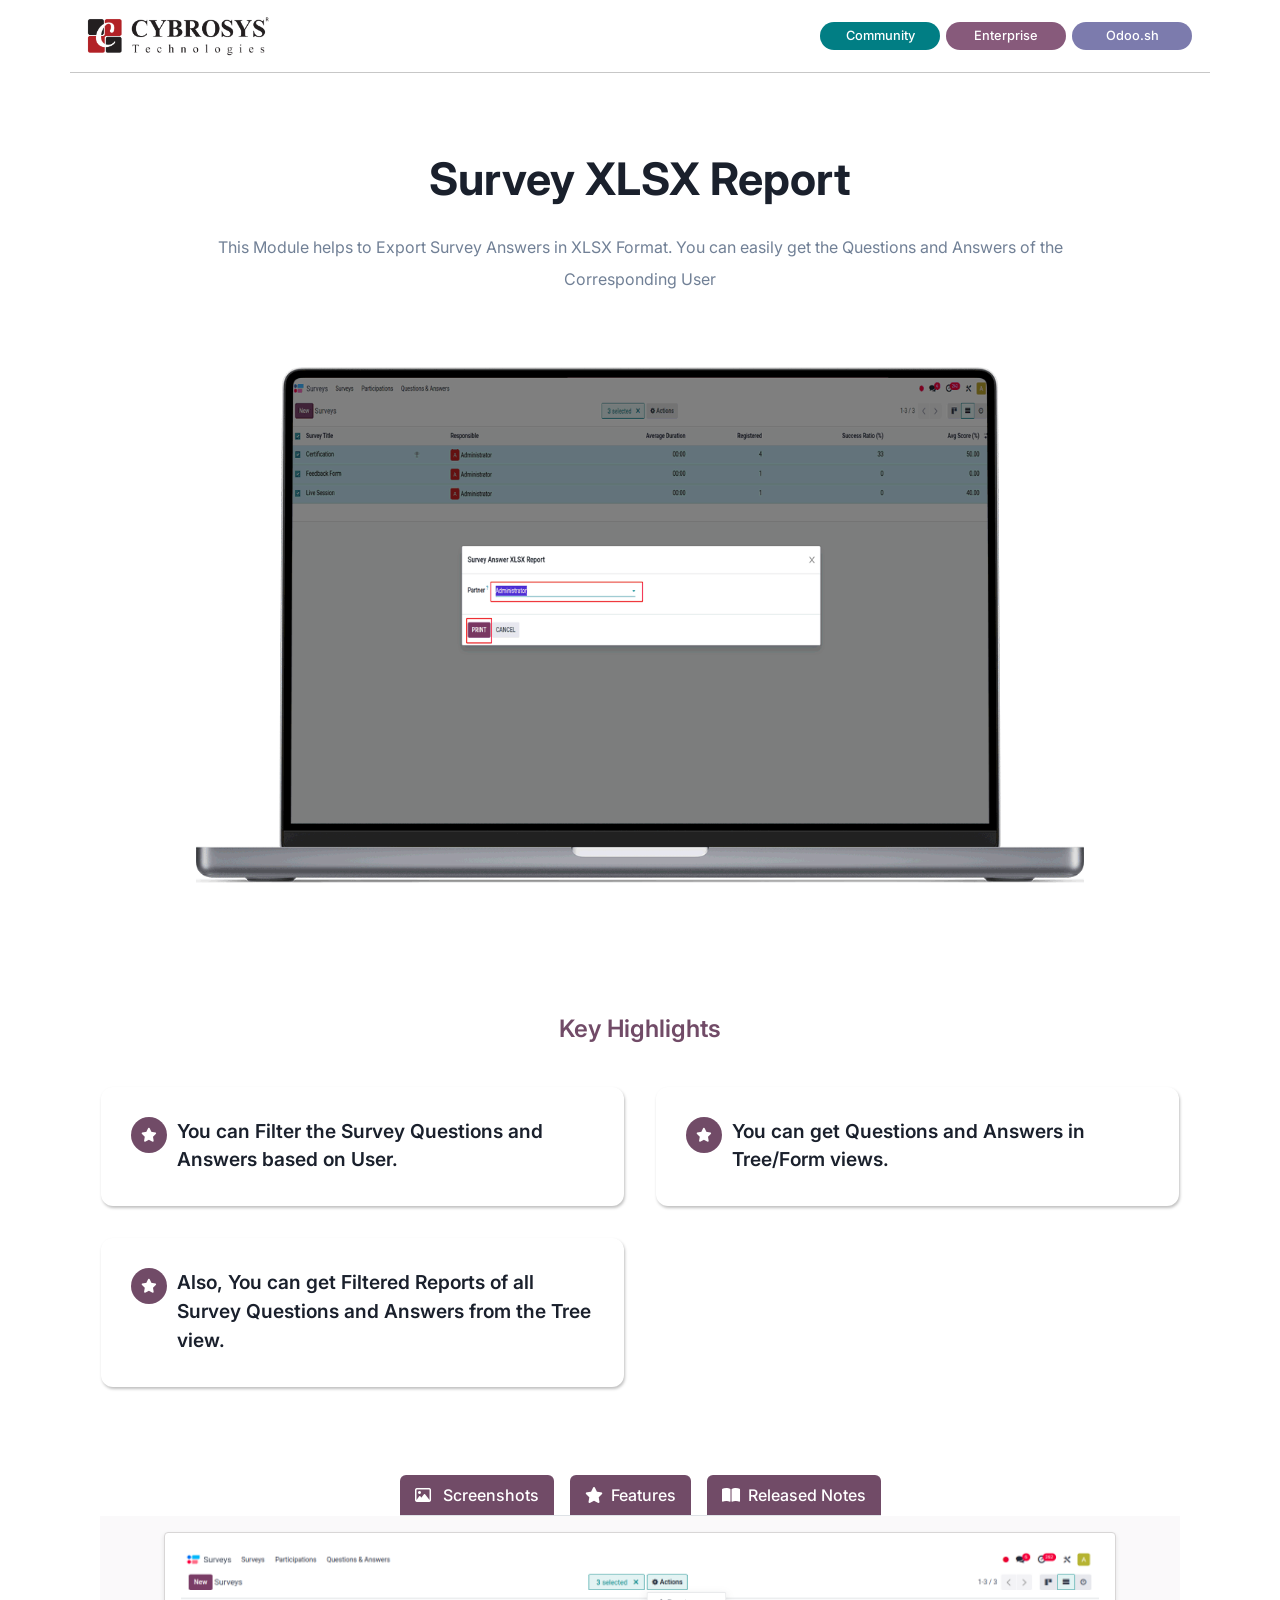
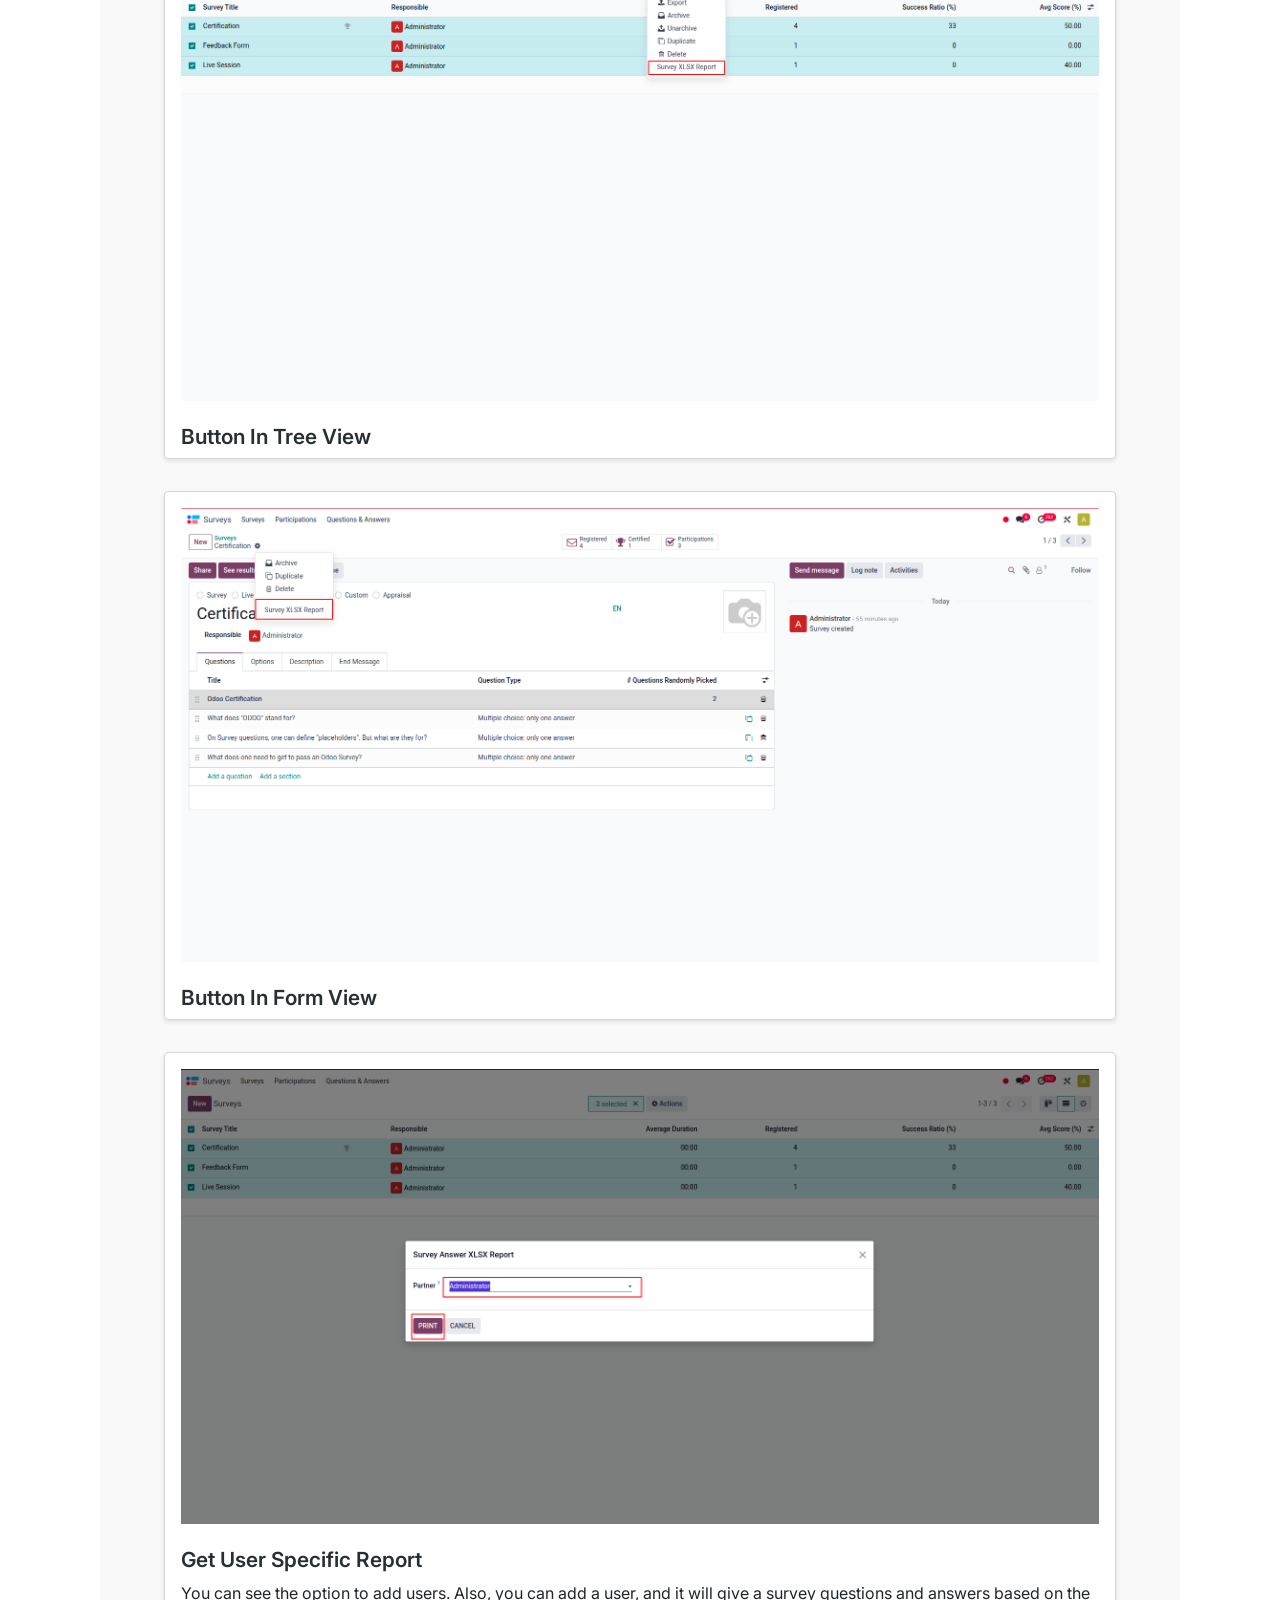
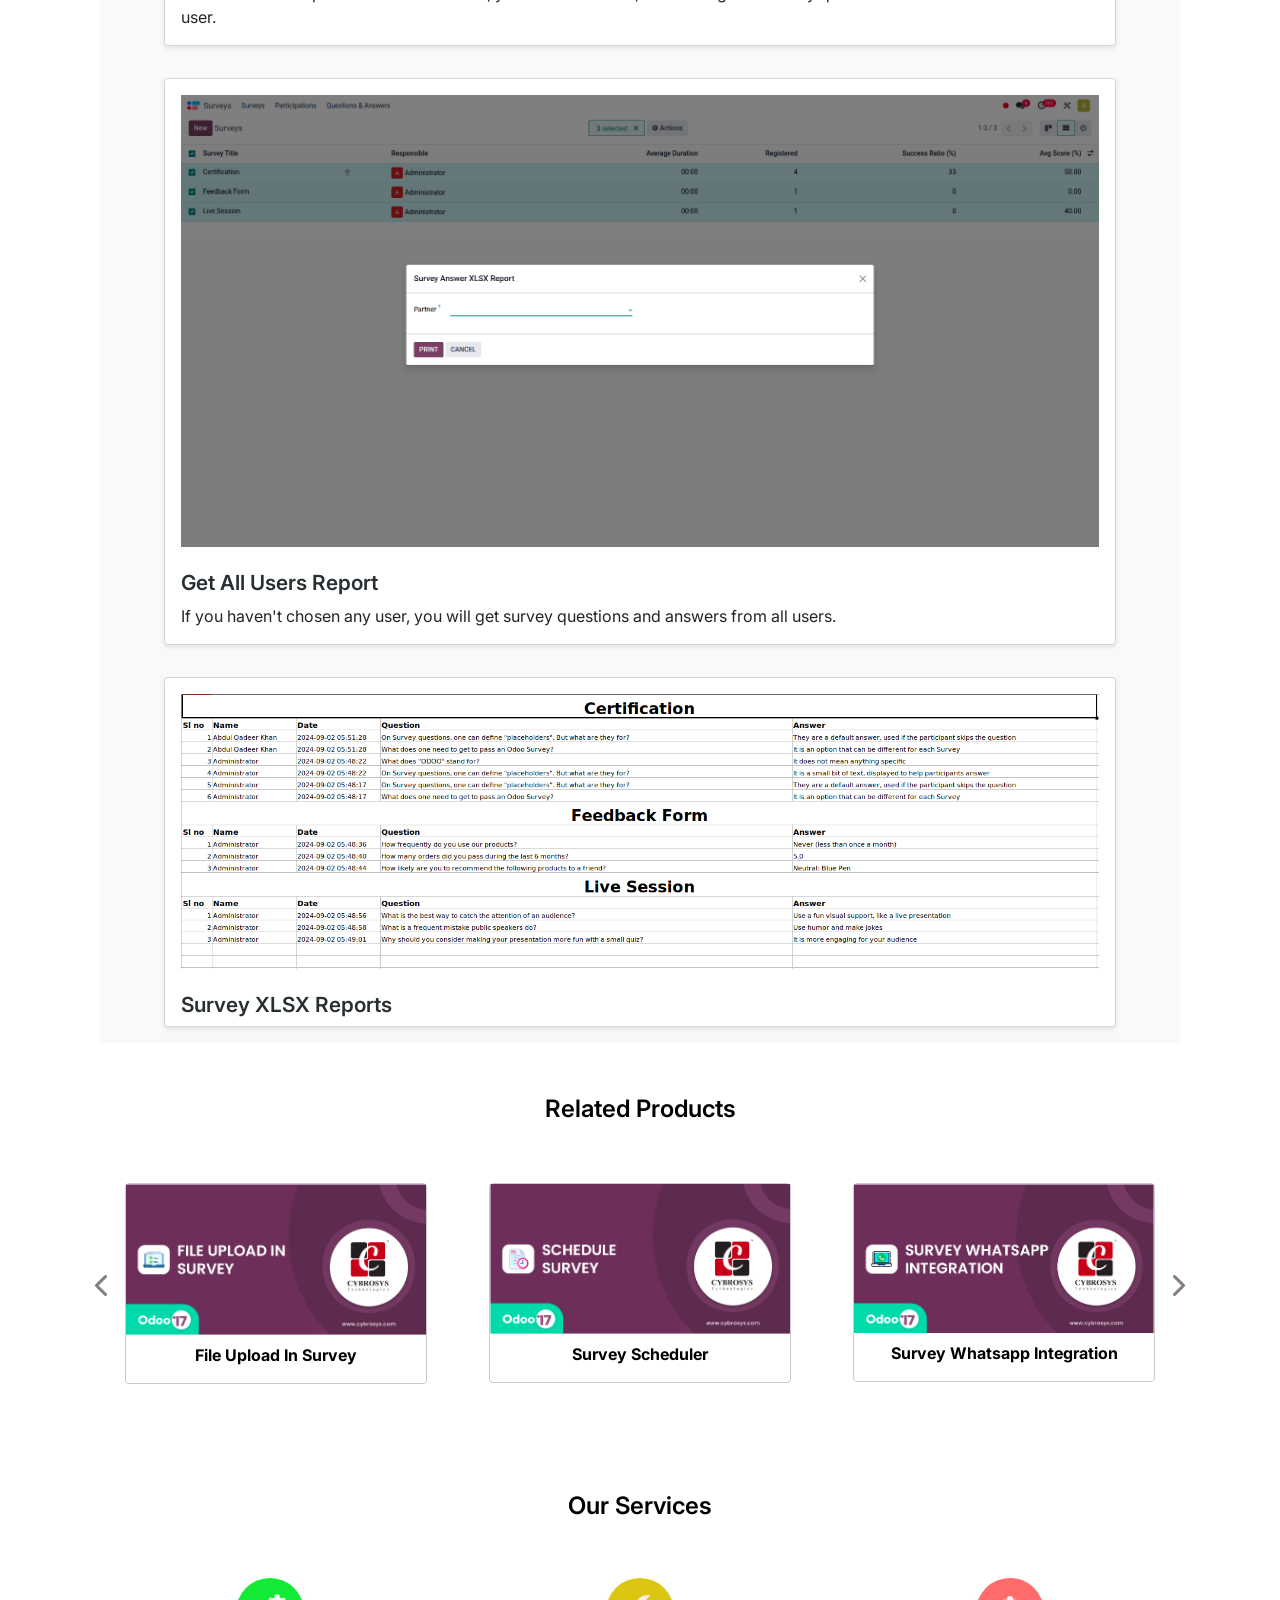
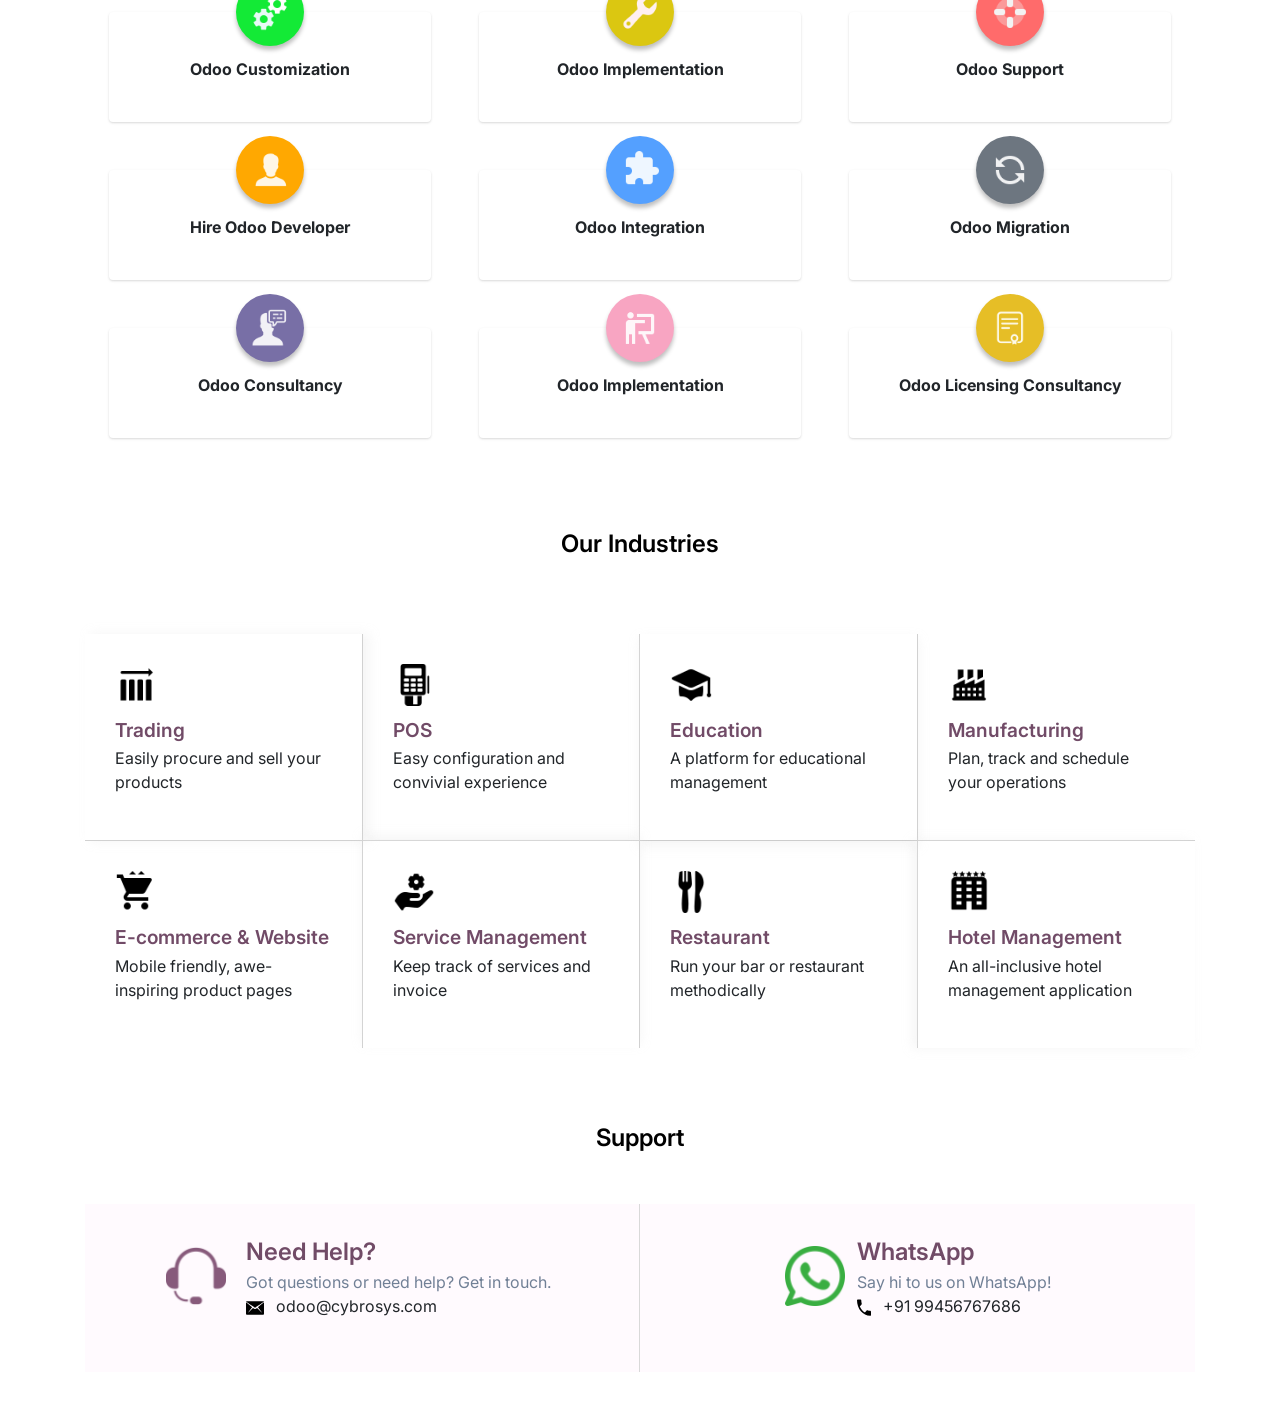
<file: survey_export_xlsx/static/description/index.html>
<!DOCTYPE html>
<html lang="en">

<head>
    <meta charset="UTF-8">
    <meta name="viewport" content="width=device-width, initial-scale=1.0">
    <title>Odoo App 3 Index</title>
    <!-- Bootstrap CSS -->
    <link rel="stylesheet"
          href="https://cdn.jsdelivr.net/npm/bootstrap@4.0.0/dist/css/bootstrap.min.css"
          integrity="sha384-Gn5384xqQ1aoWXA+058RXPxPg6fy4IWvTNh0E263XmFcJlSAwiGgFAW/dAiS6JXm"
          crossorigin="anonymous">
    <link rel="stylesheet"
          href="https://cdnjs.cloudflare.com/ajax/libs/font-awesome/6.2.1/css/all.min.css">
    <link rel="preconnect" href="https://fonts.googleapis.com">
    <link rel="preconnect" href="https://fonts.gstatic.com" crossorigin>
    <link href="https://fonts.googleapis.com/css2?family=Inter:wght@400;500;600;700;800&display=swap"
          rel="stylesheet">
</head>
<body>
<section>
    <div class="container"
         style="font-family: 'Inter', sans-serif !important;background-color: #fff !important;">
        <div class="row">
            <div class="col-sm-12 col-md-12 col-lg-12 d-flex justify-content-between flex-wrap align-items-sm-center"
                 style="border-bottom:1px solid rgba(0, 0, 0, 0.22)">
                <div class="my-3">
                    <img src="assets/misc/Cybrosys R.png"
                         style="width:auto !important; height:40px !important">
                </div>
                <div class="my-3 d-flex align-items-center">
                    <div class="text-center"
                         style="background-color:#017E84 !important;font-size: 0.8rem !important; color:#fff !important; font-weight:500 !important; padding:4px !important; margin:0 3px !important; border-radius:50px !important; min-width: 120px !important;">
                        Community
                    </div>
                    <div class="text-center"
                         style="background-color:#875A7B !important; color:#fff !important;font-size: 0.8rem !important; font-weight:500 !important; padding:4px !important; margin:0 3px !important; border-radius:50px !important;min-width: 120px !important;">
                        Enterprise
                    </div>
                    <div class="text-center"
                         style="background-color:#7C7BAD !important; color:#fff !important;font-size: 0.8rem !important; font-weight:500 !important; padding:4px !important; margin:0 3px !important; border-radius:50px !important; min-width: 120px !important;">
                        Odoo.sh
                    </div>
                </div>
            </div>
        </div>
        <div class="row">
            <div class="col-sm-12 col-md-12 col-lg-12 text-center d-flex align-items-center flex-column"
                 style="margin: 80px 0px !important;">
                <h1 style="font-size: 2.8rem;font-weight: 700; color:
                    #1A202C;">
                    Survey XLSX Report </h1>
                <p class="my-3 mb-4"
                   style="max-width: 80%; font-weight: 400 !important; line-height: 32px; color: #718096;">
                    This Module helps to Export Survey Answers in XLSX Format.
                    You can easily get the Questions and Answers of the
                    Corresponding User
                </p>
                <div style="width: 80%; margin-top: 3rem;">
                    <img src="assets/screenshots/Gif.gif"
                         class="img-responsive" width="100%" height="auto">
                </div>
            </div>
        </div>
        <div class="container mt-5 mb-5">
            <div class="col-lg-12 d-flex flex-column justify-content-center align-items-center mt-4">
                <p class="m-0"
                   style="font-weight: 600; font-size: 24px; color:#714b67 !important">
                    Key Highlights
                </p>
            </div>
            <div class="row py-4">
                <div class="col-md-6 col-sm-12 p-3">
                    <div class="d-flex   h-100" style="padding: 30px;border-radius: 12px;
                                    background: #FFF;
                                    box-shadow: 1px 2px 3px 0px rgba(0, 0, 0, 0.25); ">
                        <div style="width: 36px; height: 36px; border-radius: 50%; background: #714B67;
                                    display: flex; justify-content: center; align-items: center;
                                    margin-right: 10px; flex-shrink: 0;">
                            <i class="fa-solid fa-star  "
                               style="color: #fff;font-size:14px;"></i>
                        </div>
                        <div>
                            <p style="color: #1A202C;font-weight: 600;
                                      font-size: 1.2rem; margin-bottom: 2px;">
                                You can Filter the Survey Questions and Answers
                                based on User.</p>
                        </div>
                    </div>
                </div>
                <div class="col-md-6 col-sm-12 p-3">
                    <div class="d-flex   h-100" style="padding: 30px;border-radius: 12px;
                                    background: #FFF;
                                    box-shadow: 1px 2px 3px 0px rgba(0, 0, 0, 0.25); ">
                        <div style="width: 36px; height: 36px; border-radius: 50%; background: #714B67;
                                    display: flex; justify-content: center; align-items: center;
                                    margin-right: 10px; flex-shrink: 0;">
                            <i class="fa-solid fa-star  "
                               style="color: #fff;font-size:14px;"></i>
                        </div>
                        <div>
                            <p style="color: #1A202C;font-weight: 600;
                                      font-size: 1.2rem; margin-bottom: 2px;">
                                You can get Questions and Answers in Tree/Form
                                views.</p>
                        </div>
                    </div>
                </div>
                <div class="col-md-6 col-sm-12 p-3">
                    <div class="d-flex   h-100" style="padding: 30px;border-radius: 12px;
                                    background: #FFF;
                                    box-shadow: 1px 2px 3px 0px rgba(0, 0, 0, 0.25); ">
                        <div style="width: 36px; height: 36px; border-radius: 50%; background: #714B67;
                                    display: flex; justify-content: center; align-items: center;
                                    margin-right: 10px; flex-shrink: 0;">
                            <i class="fa-solid fa-star  "
                               style="color: #fff;font-size:14px;"></i>
                        </div>
                        <div>
                            <p style="color: #1A202C;font-weight: 600;
                                      font-size: 1.2rem; margin-bottom: 2px;">
                                Also, You can get Filtered Reports of all Survey
                                Questions and Answers from the Tree view.</p>
                        </div>
                    </div>
                </div>
            </div>
        </div>
        <div class="container rounded">
            <ul class="nav nav-tabs d-flex"
                style="width: fit-content;margin: 0 auto;gap: 1rem;">
                <li class="col text-center py-2 text-nowrap "
                    style="color: #fff; background-color: #714B67;border-radius: 6px 6px 0px 0px;">
                    <a
                            class="active show" data-toggle="tab" href="#tab1"
                            style="color: #fff;font-weight: 500; background-color: #714B67; text-decoration: none;">
                        <i class="fa-regular fa-image  pr-2"
                           style="color: #fff;"></i>
                        Screenshots</a></li>
                <li class="col text-center py-2 text-nowrap "
                    style="color: #fff; background-color: #714B67;border-radius: 6px 6px 0px 0px;">
                    <a
                            data-toggle="tab" href="#tab2"
                            style="color: #fff;font-weight: 500;  text-decoration: none;"><i
                            class="fa-solid fa-star  pr-2"
                            style="color: #fff;"></i>Features</a></li>
                <li class="col text-center py-2 text-nowrap "
                    style="color: #fff; background-color: #714B67;border-radius: 6px 6px 0px 0px;">
                    <a
                            data-toggle="tab" href="#tab3"
                            style="color: #fff;font-weight: 500; text-decoration: none; background-color: #714B67;"><i
                            class="fa-solid fa-book-open  pr-2"
                            style="color: #fff;"></i>Released Notes</a></li>
            </ul>
            <div class="tab-content"
                 style="background-color: rgba(121, 113, 119, 0.04);">
                <div id="tab1" class="tab-pane fade in active show">
                    <div class="col-lg-12 py-2"
                         style="padding: 1rem 4rem !important;">
                        <div
                                style="border: 1px solid #d8d6d6; border-radius: 4px; background: #fff; box-shadow: 0 2px 4px rgba(0, 0, 0, 0.1);">
                            <div class="row justify-content-center p-3 w-100 m-0">
                                <img src="assets/screenshots/1.png"
                                     class="img-responsive" width="100%"
                                     height="auto">
                            </div>
                            <div class="px-3">
                                <h4 class="mt-2"
                                    style=" font-weight:600 !important; color:#282F33 !important; font-size:1.3rem !important">
                                    Button In Tree View
                                </h4>
                            </div>
                        </div>
                    </div>
                    <div class="col-lg-12 py-2"
                         style="padding: 1rem 4rem !important;">
                        <div
                                style="border: 1px solid #d8d6d6; border-radius: 4px;  background: #fff; box-shadow: 0 2px 4px rgba(0, 0, 0, 0.1);">
                            <div class="row justify-content-center p-3 w-100 m-0">
                                <img src="assets/screenshots/2.png"
                                     class="img-responsive" width="100%"
                                     height="auto">
                            </div>
                            <div class="px-3">
                                <h4 class="mt-2"
                                    style=" font-weight:600 !important; color:#282F33 !important; font-size:1.3rem !important">
                                    Button In Form View
                                </h4>
                            </div>
                        </div>
                    </div>
                    <div class="col-lg-12 py-2"
                         style="padding: 1rem 4rem !important;">
                        <div
                                style="border: 1px solid #d8d6d6; border-radius: 4px;  background: #fff; box-shadow: 0 2px 4px rgba(0, 0, 0, 0.1);">
                            <div class="row justify-content-center p-3 w-100 m-0">
                                <img src="assets/screenshots/3.png"
                                     class="img-responsive" width="100%"
                                     height="auto">
                            </div>
                            <div class="px-3">
                                <h4 class="mt-2"
                                    style=" font-weight:600 !important; color:#282F33 !important; font-size:1.3rem !important">
                                    Get User Specific Report
                                </h4>
                                <p>You can see the option to add users. Also,
                                    you can add a user, and it will give a
                                    survey questions and answers based on the
                                    user.</p>
                            </div>
                        </div>
                    </div>
                    <div class="col-lg-12 py-2"
                         style="padding: 1rem 4rem !important;">
                        <div
                                style="border: 1px solid #d8d6d6; border-radius: 4px;  background: #fff; box-shadow: 0 2px 4px rgba(0, 0, 0, 0.1);">
                            <div class="row justify-content-center p-3 w-100 m-0">
                                <img src="assets/screenshots/4.png"
                                     class="img-responsive" width="100%"
                                     height="auto">
                            </div>
                            <div class="px-3">
                                <h4 class="mt-2"
                                    style=" font-weight:600 !important; color:#282F33 !important; font-size:1.3rem !important">
                                    Get All Users Report
                                </h4>
                                <p>If you haven't chosen any user, you will get
                                    survey questions and answers from all
                                    users.</p>
                            </div>
                        </div>
                    </div>
                    <div class="col-lg-12 py-2"
                         style="padding: 1rem 4rem !important;">
                        <div
                                style="border: 1px solid #d8d6d6; border-radius: 4px;  background: #fff; box-shadow: 0 2px 4px rgba(0, 0, 0, 0.1);">
                            <div class="row justify-content-center p-3 w-100 m-0">
                                <img src="assets/screenshots/5.png"
                                     class="img-responsive" width="100%"
                                     height="auto">
                            </div>
                            <div class="px-3">
                                <h4 class="mt-2"
                                    style=" font-weight:600 !important; color:#282F33 !important; font-size:1.3rem !important">
                                    Survey XLSX Reports
                                </h4>
                            </div>
                        </div>
                    </div>
                </div>
                <div id="tab2" class="tab-pane fade">
                    <div class="col-mg-12" style="padding: 1rem 4rem;">
                        <ul style="list-style: none; padding: 1rem 0;font-weight: 500;">
                            <li class="py-3"
                                style="font-weight: 500;background-color: #fff; border-radius: 4px; padding: 1rem; margin-bottom: 1rem; box-shadow: 0 2px 4px rgba(0, 0, 0, 0.1);">
                                    <span style="margin-right: 12px;"><img
                                            src="assets/misc/star (1) 2.svg"
                                            alt=""
                                            width="16px"></span>You can Filter
                                the Survey Questions and Answers based on User.
                            </li>
                            <li class="py-3"
                                style="font-weight: 500;background-color: #fff; border-radius: 4px; padding: 1rem; margin-bottom: 1rem; box-shadow: 0 2px 4px rgba(0, 0, 0, 0.1);">
                                    <span style="margin-right: 12px;"><img
                                            src="assets/misc/star (1) 2.svg"
                                            alt=""
                                            width="16px"></span>You can get
                                Questions and Answers in Tree/Form views.
                            </li>
                            <li class="py-3"
                                style="font-weight: 500;background-color: #fff; border-radius: 4px; padding: 1rem; margin-bottom: 1rem; box-shadow: 0 2px 4px rgba(0, 0, 0, 0.1);">
                                    <span style="margin-right: 12px;"><img
                                            src="assets/misc/star (1) 2.svg"
                                            alt=""
                                            width="16px"></span>Also, You can
                                get Filtered Reports of all Survey Questions and
                                Answers from the Tree view.
                            </li>
                        </ul>
                    </div>
                </div>
                <div id="tab3" class="tab-pane fade">
                    <div class="col-mg-12 active" style="padding: 1rem 4rem;">
                        <div class="py-3"
                             style="font-weight: 500;background-color: #fff; border-radius: 4px; padding: 1rem; box-shadow: 0 2px 4px rgba(0, 0, 0, 0.1);">
                            <div class="d-flex mb-3"
                                 style="font-size: 0.8rem; font-weight: 500;"><span>Version
                                        17.0.1.0.0</span><span
                                    class="px-2">|</span><span
                                    style="color: #714B67;font-weight: 600;">Released on:16th September 2024</span>
                            </div>
                            <p class="m-0"
                               style=" color:#718096!important; font-size:1rem !important;line-height: 28px;">
                                Initial Commit for Survey XLSX Report</p>
                        </div>
                    </div>
                </div>
            </div>
        </div>
        <div class="container mt-5">
            <div class="col-lg-12 d-flex flex-column justify-content-center align-items-center mt-5">
                <p class="m-0"
                   style="font-weight: 600; font-size: 24px; color:#000 !important">
                    Related Products</p>
            </div>
        </div>
        <div id="myCarousel" class="carousel slide py-3" data-ride="carousel">
            <div class="carousel-inner">
                <div class="carousel-item active">
                    <div class="row p-4">
                        <div class="col">
                            <div class="p-3">
                                <a href="https://apps.odoo.com/apps/modules/17.0/survey_upload_file"
                                   style="color: #000; text-decoration: none;">
                                    <div style="border:1px solid #CBCBCB !important;border-radius: 4px;">
                                        <div style="width: 300px; ">
                                            <img src="assets/modules/l1.png"
                                                 alt="" width="100%"
                                                 height="auto">

                                        </div>
                                        <p class="text-center pt-2 text-black font-weight-bold">
                                            File Upload In Survey</p>
                                    </div>
                                </a>
                            </div>
                        </div>
                        <div class="col">
                            <div class="p-3">
                                <a href="https://apps.odoo.com/apps/modules/17.0/schedule_survey"
                                   style="color: #000; text-decoration: none;">
                                    <div style="border:1px solid #CBCBCB !important;border-radius: 4px;">
                                        <div style="width: 300px; ">
                                            <img src="assets/modules/l2.png"
                                                 alt="" width="100%"
                                                 height="auto">

                                        </div>
                                        <p class="text-center pt-2 text-black font-weight-bold">
                                            Survey Scheduler</p>
                                    </div>
                                </a>
                            </div>
                        </div>
                        <div class="col">
                            <div class="p-3">
                                <a href="https://apps.odoo.com/apps/modules/17.0/survey_whatsapp_integration"
                                   style="color: #000; text-decoration: none;">
                                    <div style="border:1px solid #CBCBCB !important;border-radius: 4px;">
                                        <div style="width: 300px; ">
                                            <img src="assets/modules/l3.png"
                                                 alt="" width="100%"
                                                 height="auto">

                                        </div>
                                        <p class="text-center pt-2 text-black font-weight-bold">
                                            Survey Whatsapp Integration</p>
                                    </div>
                                </a>
                            </div>
                        </div>
                    </div>
                </div>
                <div class="carousel-item">
                    <div class="row p-4">
                        <div class="col">
                            <div class="p-3">
                                <a href="https://apps.odoo.com/apps/modules/17.0/widget_preview_image"
                                   style="color: #000; text-decoration: none;">
                                    <div style="border:1px solid #CBCBCB !important;border-radius: 4px;">
                                        <div style="width: 300px; ">
                                            <img src="assets/modules/l4.png"
                                                 alt="" width="100%"
                                                 height="auto">

                                        </div>
                                        <p class="text-center pt-2 text-black font-weight-bold">
                                            Image Preview Widget</p>
                                    </div>
                                </a>
                            </div>
                        </div>
                        <div class="col">
                            <div class="p-3">
                                <a href="https://apps.odoo.com/apps/modules/17.0/access_restriction_by_ip"
                                   style="color: #000; text-decoration: none;">
                                    <div style="border:1px solid #CBCBCB !important;border-radius: 4px;">
                                        <div style="width: 300px;">
                                            <img src="assets/modules/l5.png"
                                                 alt="" width="100%"
                                                 height="auto">

                                        </div>
                                        <p class="text-center pt-2 text-black font-weight-bold">
                                            Access Restriction By IP</p>
                                    </div>
                                </a>
                            </div>
                        </div>
                        <div class="col">
                            <div class="p-3">
                                <a href="https://apps.odoo.com/apps/modules/17.0/direct_print_odoo"
                                   style="color: #000; text-decoration: none;">
                                    <div style="border:1px solid #CBCBCB !important;border-radius: 4px;">
                                        <div style="width: 300px;">
                                            <img src="assets/modules/l6.png"
                                                 alt="" width="100%"
                                                 height="auto">
                                        </div>
                                        <p class="text-center pt-2 text-black font-weight-bold">
                                            Direct Print</p>
                                    </div>
                                </a>
                            </div>
                        </div>
                    </div>
                </div>
            </div>
            <a class="carousel-control-prev" href="#myCarousel"
               data-slide="prev" style="width: 35px; color: #000;">
                    <span class="carousel-control-prev-icon">
                        <i class="fa fa-chevron-left"
                           style="font-size: 24px;"></i>
                    </span>
            </a>
            <a class="carousel-control-next" href="#myCarousel"
               data-slide="next" style="width: 35px; color: #000;">
                    <span class="carousel-control-next-icon">
                        <i class="fa fa-chevron-right"
                           style="font-size: 24px;"></i>
                    </span>
            </a>
        </div>
        <div class="container mt-5">
            <div class="col-lg-12 d-flex flex-column justify-content-center align-items-center mt-4">
                <p class="m-0"
                   style="font-weight: 600; font-size: 24px; color:#000 !important">
                    Our Services</p>

            </div>
        </div>
        <div class="container my-5">
            <div class="row py-3">
                <div class="col-md-4 col-sm-6 px-4 py-4">
                    <div
                            style="background-color: #fff; padding: 25px; text-align: center;  box-shadow: rgba(0, 0, 0, 0.1) 0px 1px 3px 0px, rgba(0, 0, 0, 0.06) 0px 1px 2px 0px; position: relative;border-radius: 4px;">
                        <div style="position: absolute; top: 0%; left: 50%; transform: translate(-50%, -50%);">
                            <div style="background-color:#13EA36 ; border-radius: 50%; padding: 15px;    width: 68px;
                                    height: 68px; display: inline-block; box-shadow:0px 4px 4px rgba(0, 0, 0, 0.25);">
                                <img src="assets/icons/cogs.png"
                                     alt="service-icon" width="38px"
                                     height="auto">
                            </div>
                        </div>
                        <p style="margin-top: 20px; font-weight: bold;">Odoo
                            Customization</p>
                    </div>
                </div>
                <div class="col-md-4 col-sm-6 px-4 py-4">
                    <div
                            style="background-color: #fff; padding: 25px; text-align: center; box-shadow: rgba(0, 0, 0, 0.1) 0px 1px 3px 0px, rgba(0, 0, 0, 0.06) 0px 1px 2px 0px; position: relative;border-radius: 4px;">
                        <div style="position: absolute; top: 0%; left: 50%; transform: translate(-50%, -50%);">
                            <div style="background-color:#DBC711; border-radius: 50%; padding: 15px;    width: 68px;
                                    height: 68px; display: inline-block; box-shadow:0px 4px 4px rgba(0, 0, 0, 0.25);">
                                <img src="assets/icons/wrench.png"
                                     alt="service-icon" width="38px"
                                     height="auto">
                            </div>
                        </div>
                        <p style="margin-top: 20px; font-weight: bold;">Odoo
                            Implementation</p>
                    </div>
                </div>
                <div class="col-md-4 col-sm-6 px-4 py-4">
                    <div
                            style="background-color: #fff; padding: 25px; text-align: center;  box-shadow: rgba(0, 0, 0, 0.1) 0px 1px 3px 0px, rgba(0, 0, 0, 0.06) 0px 1px 2px 0px; position: relative; border-radius: 4px;">
                        <div style="position: absolute; top: 0%; left: 50%; transform: translate(-50%, -50%);">
                            <div style="background-color:#FF6B6B ; border-radius: 50%; padding: 15px;    width: 68px;
                                    height: 68px; display: inline-block; box-shadow:0px 4px 4px rgba(0, 0, 0, 0.25);">
                                <img src="assets/icons/lifebuoy.png"
                                     alt="service-icon" width="38px"
                                     height="auto">
                            </div>
                        </div>
                        <p style="margin-top: 20px; font-weight: bold;">Odoo
                            Support</p>
                    </div>
                </div>
                <div class="col-md-4 col-sm-6 px-4 py-4">
                    <div
                            style="background-color: #fff; padding: 25px; text-align: center; box-shadow: rgba(0, 0, 0, 0.1) 0px 1px 3px 0px, rgba(0, 0, 0, 0.06) 0px 1px 2px 0px; position: relative; border-radius: 4px;">
                        <div style="position: absolute; top: 0%; left: 50%; transform: translate(-50%, -50%);">
                            <div style="background-color:#FFA801 ; border-radius: 50%; padding: 15px;    width: 68px;
                                    height: 68px; display: inline-block; box-shadow:0px 4px 4px rgba(0, 0, 0, 0.25);">
                                <img src="assets/icons/user.png"
                                     alt="service-icon" width="38px"
                                     height="auto">
                            </div>
                        </div>
                        <p style="margin-top: 20px; font-weight: bold;">Hire
                            Odoo Developer</p>
                    </div>
                </div>
                <div class="col-md-4 col-sm-6 px-4 py-4">
                    <div style="background-color: #fff; padding: 25px; text-align: center;  box-shadow: rgba(0, 0, 0, 0.1) 0px 1px 3px 0px, rgba(0, 0, 0, 0.06) 0px 1px 2px 0px; position: relative; border-radius: 4px;">
                        <div style="position: absolute; top: 0%; left: 50%; transform: translate(-50%, -50%);">
                            <div style="background-color:#54A0FF; border-radius: 50%; padding: 15px;    width: 68px;
                                    height: 68px; display: inline-block; box-shadow:0px 4px 4px rgba(0, 0, 0, 0.25);">
                                <img src="assets/icons/puzzle.png"
                                     alt="service-icon" width="38px"
                                     height="auto">
                            </div>
                        </div>
                        <p style="margin-top: 20px; font-weight: bold;">Odoo
                            Integration</p>
                    </div>
                </div>
                <div class="col-md-4 col-sm-6 px-4 py-4">
                    <div
                            style="background-color: #fff; padding: 25px; text-align: center;  box-shadow: rgba(0, 0, 0, 0.1) 0px 1px 3px 0px, rgba(0, 0, 0, 0.06) 0px 1px 2px 0px; position: relative;border-radius: 4px;">
                        <div style="position: absolute; top: 0%; left: 50%; transform: translate(-50%, -50%);">
                            <div style="background-color:#6D7680 ; border-radius: 50%; padding: 15px;    width: 68px;
                                    height: 68px; display: inline-block; box-shadow:0px 4px 4px rgba(0, 0, 0, 0.25);">
                                <img src="assets/icons/update.png"
                                     alt="service-icon" width="38px"
                                     height="auto">
                            </div>
                        </div>
                        <p style="margin-top: 20px; font-weight: bold;">Odoo
                            Migration</p>
                    </div>
                </div>
                <div class="col-md-4 col-sm-6 px-4 py-4">
                    <div
                            style="background-color: #fff; padding: 25px; text-align: center;  box-shadow: rgba(0, 0, 0, 0.1) 0px 1px 3px 0px, rgba(0, 0, 0, 0.06) 0px 1px 2px 0px; position: relative;border-radius: 4px;">
                        <div style="position: absolute; top: 0%; left: 50%; transform: translate(-50%, -50%);">
                            <div style="background-color:#786FA6 ; border-radius: 50%; padding: 15px;    width: 68px;
                                    height: 68px; display: inline-block; box-shadow:0px 4px 4px rgba(0, 0, 0, 0.25);">
                                <img src="assets/icons/consultation.png"
                                     alt="service-icon" width="38px"
                                     height="auto">
                            </div>
                        </div>
                        <p style="margin-top: 20px; font-weight: bold;">Odoo
                            Consultancy</p>
                    </div>
                </div>
                <div class="col-md-4 col-sm-6 px-4 py-4">
                    <div
                            style="background-color: #fff; padding: 25px; text-align: center; box-shadow: rgba(0, 0, 0, 0.1) 0px 1px 3px 0px, rgba(0, 0, 0, 0.06) 0px 1px 2px 0px;position: relative;border-radius: 4px;">
                        <div style="position: absolute; top: 0%; left: 50%; transform: translate(-50%, -50%);">
                            <div style="background-color:#F8A5C2 ; border-radius: 50%; padding: 15px;    width: 68px;
                                    height: 68px; display: inline-block; box-shadow:0px 4px 4px rgba(0, 0, 0, 0.25);">
                                <img src="assets/icons/training.png"
                                     alt="service-icon" width="38px"
                                     height="auto">
                            </div>
                        </div>
                        <p style="margin-top: 20px; font-weight: bold;">Odoo
                            Implementation</p>
                    </div>
                </div>
                <div class="col-md-4 col-sm-6 px-4 py-4">
                    <div
                            style="background-color: #fff; padding: 25px; text-align: center;  box-shadow: rgba(0, 0, 0, 0.1) 0px 1px 3px 0px, rgba(0, 0, 0, 0.06) 0px 1px 2px 0px; position: relative;border-radius: 4px;">
                        <div style="position: absolute; top: 0%; left: 50%; transform: translate(-50%, -50%);">
                            <div style="background-color:#E6BE26; border-radius: 50%; padding: 15px;    width: 68px;
                                    height: 68px; display: inline-block; box-shadow:0px 4px 4px rgba(0, 0, 0, 0.25);">
                                <img src="assets/icons/license.png"
                                     alt="service-icon" width="38px"
                                     height="auto">
                            </div>
                        </div>
                        <p style="margin-top: 20px; font-weight: bold;">Odoo
                            Licensing Consultancy</p>
                    </div>
                </div>
            </div>
        </div>
        <div class="container mt-5">
            <div class="col-lg-12 d-flex flex-column justify-content-center align-items-center mt-4">
                <p class="m-0"
                   style="font-weight: 600; font-size: 24px; color:#000 !important">
                    Our Industries</p>

            </div>
        </div>
        <div class="container">
            <div class="row my-5 py-4">
                <div class="col-md-3 col-sm-6 p-0">
                    <div class="d-flex flex-column h-100 "
                         style="border-right: 1px solid rgb(209, 209, 209); border-bottom: 1px solid  rgb(209, 209, 209); padding: 30px; box-shadow: 6px 0 10px rgba(228, 227, 227, 0.373);">
                        <img src="assets/icons/trading-black.png" width="42px"
                             height="auto" alt="">
                        <p style="color: #714B67;font-weight: 600; margin-top: 10px;
                           font-size: 1.2rem; margin-bottom: 2px;">Trading</p>
                        <p>Easily procure and sell your products</p>
                    </div>
                </div>
                <div class="col-md-3 col-sm-6  p-0">
                    <div class="d-flex flex-column h-100"
                         style="border-right: 1px solid rgb(209, 209, 209);border-bottom: 1px solid  rgb(209, 209, 209); padding: 30px;">
                        <img src="assets/icons/pos-black.png" width="42px"
                             height="auto" alt="">
                        <p style="color: #714B67;font-weight: 600; margin-top: 10px;
                            font-size: 1.2rem; margin-bottom: 2px;">POS</p>
                        <p>Easy configuration and convivial experience</p>
                    </div>
                </div>
                <div class="col-md-3 col-sm-6  p-0">
                    <div class="d-flex flex-column h-100"
                         style="border-right: 1px solid  rgb(209, 209, 209);border-bottom: 1px solid   rgba(0, 0, 0, 0.2); padding: 30px; box-shadow: 0 5px 10px  rgba(228, 227, 227, 0.373)">
                        <img src="assets/icons/education-black.png" width="42px"
                             height="auto" alt="">
                        <p style="color: #714B67;font-weight: 600; margin-top: 10px;
                            font-size: 1.2rem; margin-bottom: 2px;">
                            Education</p>
                        <p>A platform for educational management</p>
                    </div>
                </div>
                <div class="col-md-3 col-sm-6  p-0">
                    <div class="d-flex flex-column h-100"
                         style="border-bottom: 1px solid  rgb(209, 209, 209); padding: 30px; ">
                        <img src="assets/icons/manufacturing-black.png"
                             width="42px" height="auto" alt="">
                        <p style="color: #714B67;font-weight: 600; margin-top: 10px;
                            font-size: 1.2rem; margin-bottom: 2px;">
                            Manufacturing</p>
                        <p>Plan, track and schedule your operations</p>
                    </div>
                </div>
                <div class="col-md-3 col-sm-6 p-0">
                    <div class="d-flex flex-column h-100"
                         style="border-right: 1px solid  rgb(209, 209, 209); padding: 30px;">
                        <img src="assets/icons/ecom-black.png" width="42px"
                             height="auto" alt="">
                        <p style="color: #714B67;font-weight: 600; margin-top: 10px;
                            font-size: 1.2rem; margin-bottom: 2px;">E-commerce &
                            Website</p>
                        <p>Mobile friendly, awe-inspiring product pages</p>
                    </div>
                </div>
                <div class="col-md-3 col-sm-6   p-0">
                    <div class="d-flex flex-column h-100"
                         style="border-right: 1px solid  rgb(209, 209, 209); padding: 30px;box-shadow: 0 -5px 10px  rgba(228, 227, 227, 0.373);">
                        <img src="assets/icons/service-black.png" width="42px"
                             height="auto" alt="">
                        <p style="color: #714B67;font-weight: 600; margin-top: 10px;
                            font-size: 1.2rem; margin-bottom: 2px;">Service
                            Management</p>
                        <p>Keep track of services and invoice</p>
                    </div>
                </div>
                <div class="col-md-3 col-sm-6    p-0">
                    <div class="d-flex flex-column h-100"
                         style="border-right: 1px solid  rgb(209, 209, 209); padding: 30px; ">
                        <img src="assets/icons/restaurant-black.png"
                             width="42px" height="auto" alt="">
                        <p style="color: #714B67;font-weight: 600; margin-top: 10px;
                            font-size: 1.2rem; margin-bottom: 2px;">
                            Restaurant</p>
                        <p>Run your bar or restaurant methodically</p>
                    </div>
                </div>
                <div class="col-md-3 col-sm-6   p-0">
                    <div class="d-flex flex-column h-100"
                         style=" padding: 30px;box-shadow: -5px 0 10px  rgba(228, 227, 227, 0.373);">
                        <img src="assets/icons/hotel-black.png" width="42px"
                             height="auto" alt="">
                        <p style="color: #714B67;font-weight: 600; margin-top: 10px;
                            font-size: 1.2rem; margin-bottom: 2px;">Hotel
                            Management</p>
                        <p>An all-inclusive hotel management application</p>
                    </div>
                </div>
            </div>
        </div>
        <div class="container mt-5">
            <div class="col-lg-12 d-flex flex-column justify-content-center align-items-center mt-5">
                <p class="m-0"
                   style="font-weight: 600; font-size: 24px; color:#000 !important">
                    Support</p>
            </div>
        </div>
        <div class="container my-5">
            <div class="row" style="background-color: #FFFAFE;">
                <div class="col-md-6 pb-4  d-flex align-items-center justify-content-center"
                     style="border-right: 1px solid #D9D9D9;">
                    <div style="padding: 30px;">
                        <div class="d-flex align-items-center">
                            <img src="assets/misc/support (1) 1.svg" alt=""
                                 width="60px" style="margin-right: 12px;">
                            <div style="padding: 0px 8px;">
                                    <span
                                            style="color: #714B67;font-size: 24px;font-weight: 600;padding-bottom: 1rem;">Need
                                        Help?</span>
                                <p class="m-0" style="color:#718096;">Got
                                    questions or need help? Get in touch.</p>
                                <div style="font-weight: 400;"><span><img
                                        src="assets/misc/support-email.svg"
                                        alt=""
                                        width="18px"
                                        style="filter: invert(1);margin-right: 0.8rem;"></span>odoo@cybrosys.com
                                </div>
                            </div>
                        </div>
                    </div>
                </div>
                <div class="col-md-6 pb-4 d-flex align-items-center justify-content-center">
                    <div style="padding: 30px;">
                        <div class="d-flex align-items-center">
                            <img src="assets/misc/whatsapp 1.svg" alt=""
                                 width="60px" style="margin-right: 12px;">
                            <div>
                                <span style="color: #714B67;font-size: 24px;font-weight: 600;">WhatsApp</span>
                                <p class="m-0" style="color:#718096;">Say hi to
                                    us on WhatsApp!</p>
                                <div style="font-weight: 400; font-size: 16px;"><span><img
                                        src="assets/misc/phone.svg"
                                        alt="" width="14px"
                                        style="filter: invert(1); margin-right: 0.8rem;"></span>+91
                                    99456767686
                                </div>
                            </div>
                        </div>
                    </div>
                </div>
            </div>
        </div>
    </div>
</section>
<!-- Optional JavaScript -->
<!-- jQuery first, then Popper.js, then Bootstrap JS -->
<script src="https://ajax.googleapis.com/ajax/libs/jquery/3.5.1/jquery.min.js"></script>
<script src="https://maxcdn.bootstrapcdn.com/bootstrap/4.5.2/js/bootstrap.min.js"></script>
</body>
</html>
</file>
